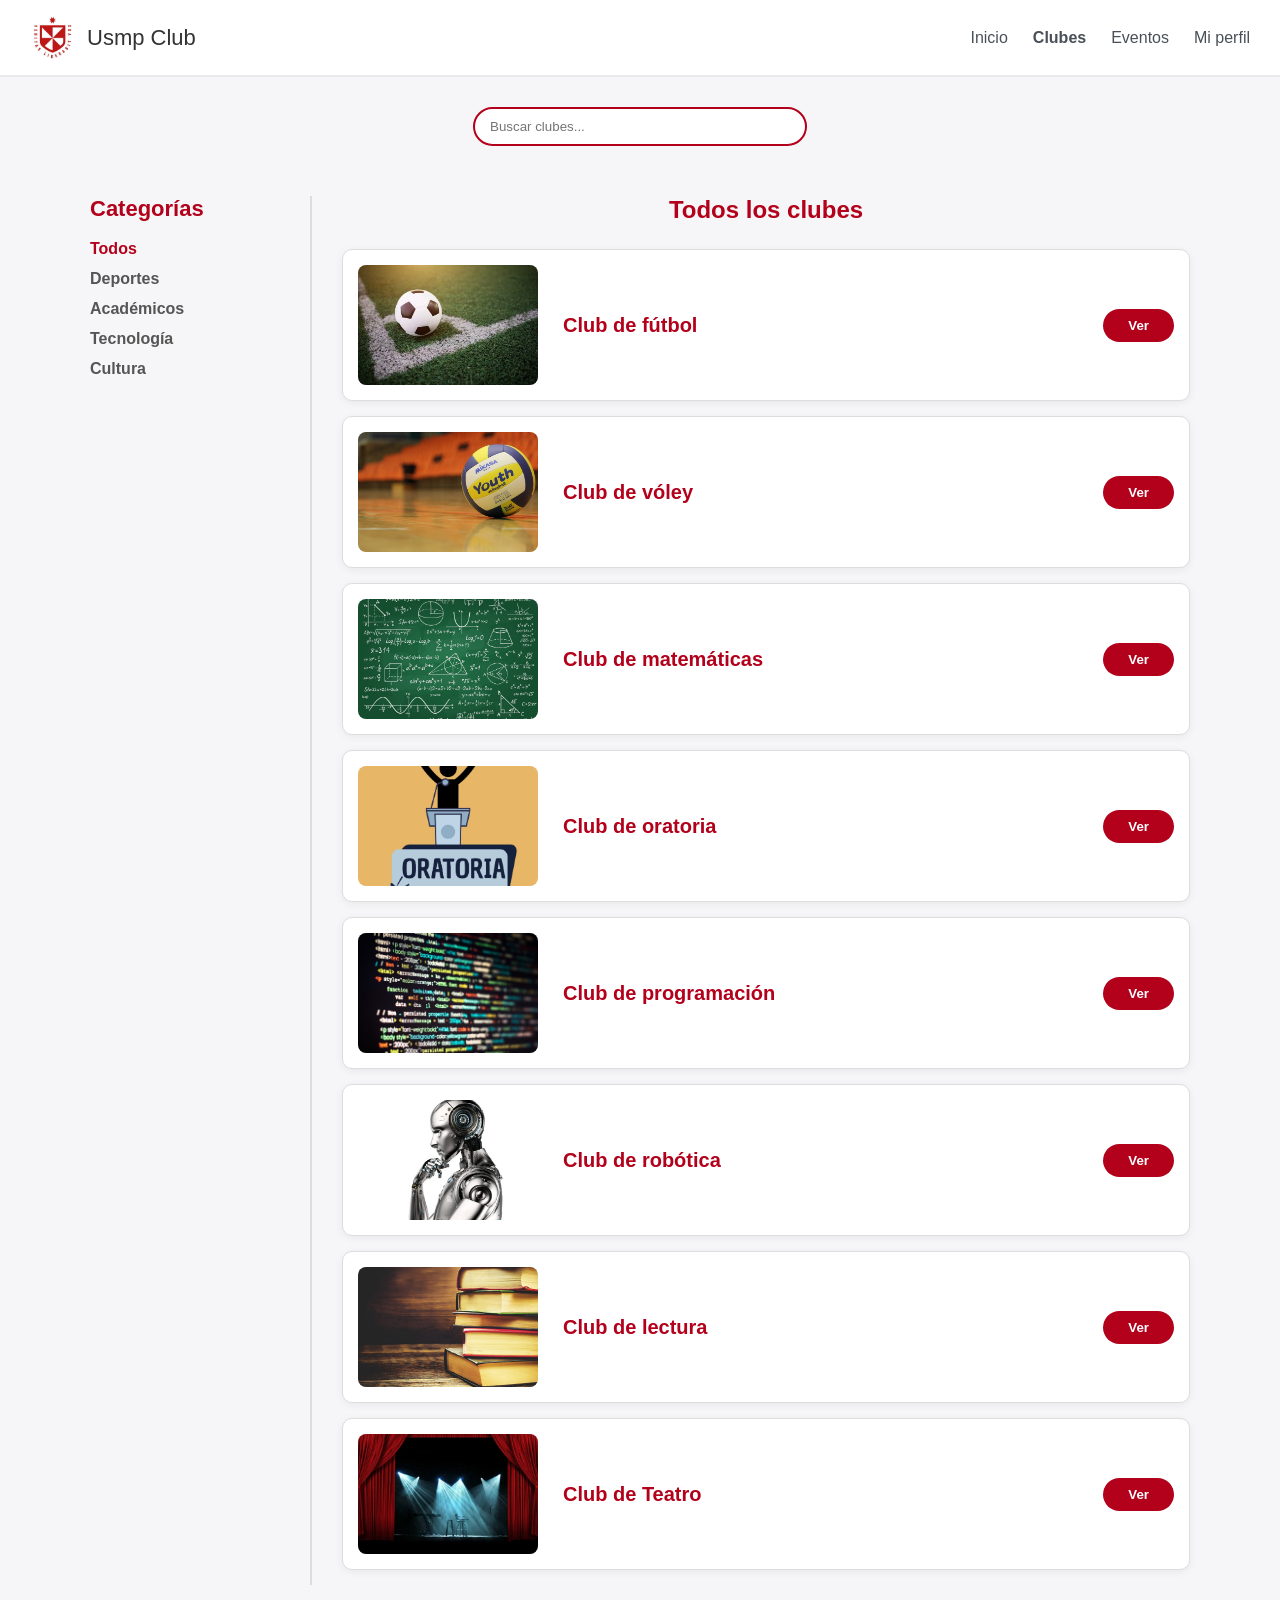
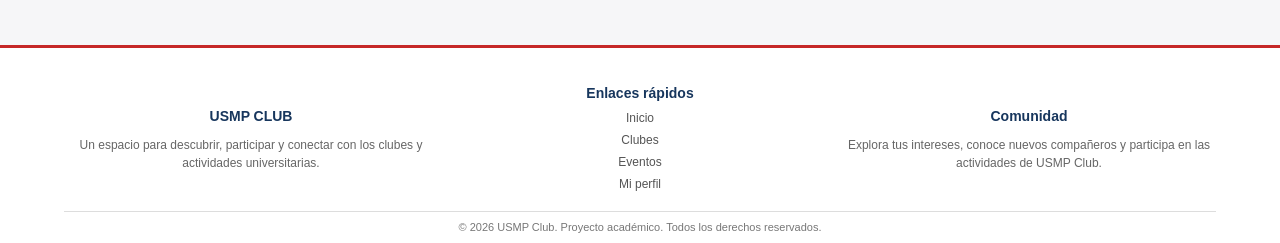
<file: clubes.html>
<!DOCTYPE html>
<html lang="es">
<head>
     <meta charset="UTF-8">
     <meta name="viewport" content="width=device-width, initial-scale=1.0">
     <title>USMP CLUB</title>
     <link rel="stylesheet" href="style.css">
</head>
 
<body>
  <header style="display: flex; justify-content: space-between; align-items: center; padding: 15px 30px; border-bottom: 2px solid #eaeaea; background-color: #ffffff;">
    
    <div style="display: flex; align-items: center; gap: 12px;">
        <img src="Imagenes/LOGOUSMOP.webp" alt="Logo USMP" style="width: 45px; height: 45px; object-fit: contain;">
        <span style="font-size: 22px; font-weight: 500; color: #333;">Usmp Club</span>
    </div>

    <nav>
        <ul class="nav justify-content-end" style="display: flex; list-style: none; margin: 0; padding: 0; gap: 25px;">
            <li class="nav-item">
                <a class="nav-link" href="index.html" style="color: #495057; text-decoration: none;">Inicio</a>
            </li>
            <li class="nav-item">
                <a class="nav-link active" href="clubes.html" style="color: #495057; text-decoration: none; font-weight: bold;">Clubes</a>
            </li>
            <li class="nav-item">
                <a class="nav-link" href="eventos.html" style="color: #495057; text-decoration: none;">Eventos</a>
            </li>
            <li class="nav-item">
                <a class="nav-link" href="miperfil1.html" style="color: #495057; text-decoration: none;">Mi perfil</a>
            </li>
        </ul>
    </nav>
  </header>

 <div class="Buscador">
    <input type="text" id="inputBuscador" placeholder="Buscar clubes..." oninput="filtrarCombinado()">
 </div>

 <div class="Contenedor-principal">

 <aside>
    <h2>Categorías</h2>
    <ul id="listaCategorias">
     <li><h3><a href="#" onclick="seleccionarCategoria('todos', event)" style="color: #b3001b;">Todos</a></h3></li>
     <li><h3><a href="#" onclick="seleccionarCategoria('Deportes', event)" style="color: #555;">Deportes</a></h3></li>
     <li><h3><a href="#" onclick="seleccionarCategoria('Academicos', event)" style="color: #555;">Académicos</a></h3></li>
     <li><h3><a href="#" onclick="seleccionarCategoria('Tecnologia', event)" style="color: #555;">Tecnología</a></h3></li>
     <li><h3><a href="#" onclick="seleccionarCategoria('Cultura', event)" style="color: #555;">Cultura</a></h3></li>
    </ul>
 </aside>

 <section>
    <h2>Todos los clubes</h2>

    <article class="tarjeta" data-categoria="Deportes">
        <img src="Imagenes/fut.jpg" alt="Club de fútbol">
        <h3>Club de fútbol</h3>
        <a href="futbol.html"><button>Ver</button></a>
    </article>

    <article class="tarjeta" data-categoria="Deportes">
        <img src="Imagenes\voley.jpg" alt="Club de vóley">
        <h3>Club de vóley</h3>
        <a href="voley.html"><button>Ver</button></a>
    </article>
    
    <article class="tarjeta" data-categoria="Academicos">
        <img src="Imagenes/Imagen matematica.jpg" alt="Club de matemáticas">
        <h3>Club de matemáticas</h3>
        <a href="matematica.html"><button>Ver</button></a>
    </article>
    
    <article class="tarjeta" data-categoria="Academicos">
        <img src="Imagenes\oratoria.webp" alt="Club de oratoria">
        <h3>Club de oratoria</h3>
        <a href="oratoria.html"><button>Ver</button></a>
    </article>
    
    <article class="tarjeta" data-categoria="Tecnologia">
        <img src="Imagenes/Imagen programacion.avif" alt="Club de programación">
        <h3>Club de programación</h3>
        <a href="programacion.html"><button>Ver</button></a>
    </article>

    <article class="tarjeta" data-categoria="Tecnologia">
        <img src="Imagenes\robotica.jpg" alt="Club de robótica">
        <h3>Club de robótica</h3>
        <a href="robotica.html"><button>Ver</button></a>
    </article>
    
    <article class="tarjeta" data-categoria="Cultura">
        <img src="Imagenes/Imagen lectura.jpg" alt="Club de lectura">
        <h3>Club de lectura</h3>
        <a href="lectura.html"><button>Ver</button></a>
    </article>
    
    <article class="tarjeta" data-categoria="Cultura"> 
        <img src="Imagenes\teatro.jpg" alt="Club de teatro">
        <h3>Club de Teatro</h3>
        <a href="teatro.html"><button>Ver</button></a>
    </article>
    
</section>

</div>
<script>

let categoriaActual = 'todos';

function normalizar(texto) {
    return texto.normalize("NFD").replace(/[\u0300-\u036f]/g, "").toLowerCase();
}

function seleccionarCategoria(categoria, event) {
    if (event) event.preventDefault();
    categoriaActual = categoria;

    const enlaces = document.querySelectorAll('#listaCategorias a');
    enlaces.forEach(link => link.style.color = '#555');
    if (event && event.target) {
        event.target.style.color = '#b3001b';
    }

    const tituloSeccion = document.querySelector('.Contenedor-principal section > h2');
    if (categoria === 'todos') {
        tituloSeccion.textContent = 'Todos los clubes';
    } else {
        let nombreCategoria = categoria;
        if (categoria === 'Academicos') nombreCategoria = 'Académicos';
        if (categoria === 'Tecnologia') nombreCategoria = 'Tecnología';
        tituloSeccion.textContent = 'Clubes de ' + nombreCategoria;
    }

    filtrarCombinado();
}

function filtrarCombinado() {
    const textoBuscador = normalizar(document.getElementById('inputBuscador').value.trim());
    const tarjetas = document.querySelectorAll('.tarjeta');

    tarjetas.forEach(tarjeta => {
        const catTarjeta = tarjeta.getAttribute('data-categoria');
        const nombreClub = normalizar(tarjeta.querySelector('h3').textContent);

        const coincideCategoria = (categoriaActual === 'todos' || catTarjeta === categoriaActual);
        
        const coincideTexto = nombreClub.includes(textoBuscador);

        if (coincideCategoria && coincideTexto) {
            tarjeta.style.display = 'flex';
        } else {
            tarjeta.style.display = 'none';
        }
    });
}
</script>
<footer class="pie-pagina">

    <div class="contenido-pie">

        <div class="seccion-pie">
            <h4>USMP CLUB</h4>
            <p>
                Un espacio para descubrir, participar
                y conectar con los clubes y actividades
                universitarias.
            </p>
        </div>

        <div class="seccion-pie">
            <h4>Enlaces rápidos</h4>
            <ul>
                <li><a href="index.html">Inicio</a></li>
                <li><a href="clubes.html">Clubes</a></li>
                <li><a href="eventos.html">Eventos</a></li>
                <li><a href="miperfil1.html">Mi perfil</a></li>
            </ul>
        </div>

        <div class="seccion-pie">
            <h4>Comunidad</h4>
            <p>
                Explora tus intereses, conoce nuevos
                compañeros y participa en las actividades
                de USMP Club.
            </p>
        </div>

    </div>

    <div class="derechos-pie">
        © 2026 USMP Club. Proyecto académico.
        Todos los derechos reservados.
    </div>

</footer>
</body>
</html>
</file>
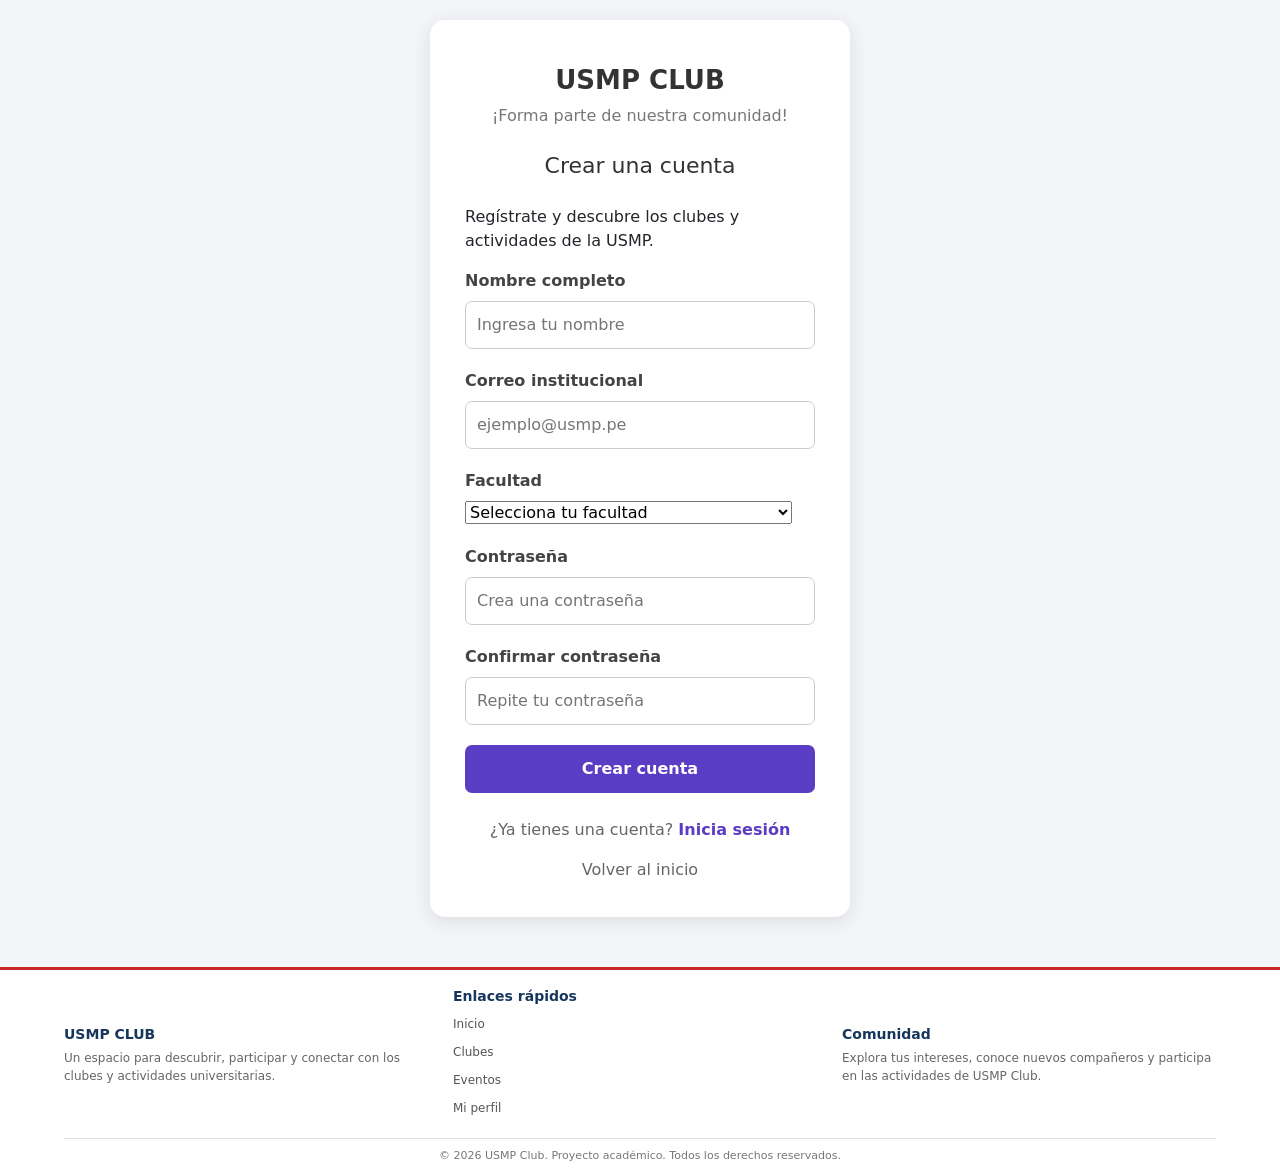
<file: crear-cuenta.html>
<!DOCTYPE html>
<html lang="es">
<head>
    <meta charset="UTF-8">
    <meta name="viewport" content="width=device-width, initial-scale=1.0">
    <title>USMP Club - Crear cuenta</title>

    <link rel="stylesheet" href="style.css">
    <link href="https://cdn.jsdelivr.net/npm/bootstrap@5.3.8/dist/css/bootstrap.min.css" rel="stylesheet">
</head>

<body class="pagina-login">

    <div class="contenedor-login">
        <div class="tarjeta-login">

            <div class="encabezado-login">
                <h2>USMP CLUB</h2>
                <p>¡Forma parte de nuestra comunidad!</p>
            </div>

            <h3 class="titulo-registro">Crear una cuenta</h3>
            <p class="descripcion-registro">
                Regístrate y descubre los clubes y actividades de la USMP.
            </p>

            <form id="formularioRegistro">

                <div class="campo-login">
                    <label for="nombreRegistro">Nombre completo</label>
                    <input type="text" id="nombreRegistro"
                           placeholder="Ingresa tu nombre" required>
                </div>

                <div class="campo-login">
                    <label for="correoRegistro">Correo institucional</label>
                    <input type="email" id="correoRegistro"
                           placeholder="ejemplo@usmp.pe" required>
                </div>

                <div class="campo-login">
                    <label for="facultadRegistro">Facultad</label>
                    <select id="facultadRegistro" required>
                        <option value="">Selecciona tu facultad</option>
                        <option>Ingenieria Industrial</option>
                        <option>Ingenieria Civil</option>
                        <option>Ingenieria de sistemas y computacion</option>
                        <option>Ingenieria Aeronautica</option>
                        <option>Arquitectura</option>
                        <option>Otra</option>
                    </select>
                </div>

                <div class="campo-login">
                    <label for="passwordRegistro">Contraseña</label>
                    <input type="password" id="passwordRegistro"
                           placeholder="Crea una contraseña" required minlength="6">
                </div>

                <div class="campo-login">
                    <label for="confirmarPassword">Confirmar contraseña</label>
                    <input type="password" id="confirmarPassword"
                           placeholder="Repite tu contraseña" required>
                </div>

                <button type="submit" class="boton-login">
                    Crear cuenta
                </button>

                <p id="mensajeRegistro" class="mensaje-registro"></p>

            </form>

            <p class="texto-registro">
                ¿Ya tienes una cuenta?
                <a href="iniciar-sesion.html">Inicia sesión</a>
            </p>

            <a href="index.html" class="enlace-inicio">
                Volver al inicio
            </a>

        </div>
    </div>

    <script>
        document.getElementById("formularioRegistro").addEventListener("submit", function(event) {
            event.preventDefault();

            const nombre = document.getElementById("nombreRegistro").value.trim();
            const correo = document.getElementById("correoRegistro").value.trim();
            const facultad = document.getElementById("facultadRegistro").value;
            const password = document.getElementById("passwordRegistro").value;
            const confirmar = document.getElementById("confirmarPassword").value;
            const mensaje = document.getElementById("mensajeRegistro");

            if (!correo.toLowerCase().endsWith("@usmp.pe")) {
                mensaje.textContent = "Debes utilizar un correo institucional @usmp.pe.";
                return;
            }

            if (password !== confirmar) {
                mensaje.textContent = "Las contraseñas no coinciden.";
                return;
            }

            if (localStorage.getItem("cuenta_correo")) {
                mensaje.textContent = "Ya existe una cuenta registrada en este navegador.";
                return;
            }

            localStorage.setItem("cuenta_nombre", nombre);
            localStorage.setItem("cuenta_correo", correo);
            localStorage.setItem("cuenta_facultad", facultad);
            localStorage.setItem("cuenta_password", password);

            mensaje.textContent = "¡Cuenta creada! Ahora puedes iniciar sesión.";

            document.getElementById("formularioRegistro").reset();
        });
    </script>

</body>
<footer class="pie-pagina">

    <div class="contenido-pie">

        <div class="seccion-pie">
            <h4>USMP CLUB</h4>
            <p>
                Un espacio para descubrir, participar
                y conectar con los clubes y actividades
                universitarias.
            </p>
        </div>

        <div class="seccion-pie">
            <h4>Enlaces rápidos</h4>
            <ul>
                <li><a href="index.html">Inicio</a></li>
                <li><a href="clubes.html">Clubes</a></li>
                <li><a href="eventos.html">Eventos</a></li>
                <li><a href="miperfil1.html">Mi perfil</a></li>
            </ul>
        </div>

        <div class="seccion-pie">
            <h4>Comunidad</h4>
            <p>
                Explora tus intereses, conoce nuevos
                compañeros y participa en las actividades
                de USMP Club.
            </p>
        </div>

    </div>

    <div class="derechos-pie">
        © 2026 USMP Club. Proyecto académico.
        Todos los derechos reservados.
    </div>

</footer>
</html>
</file>
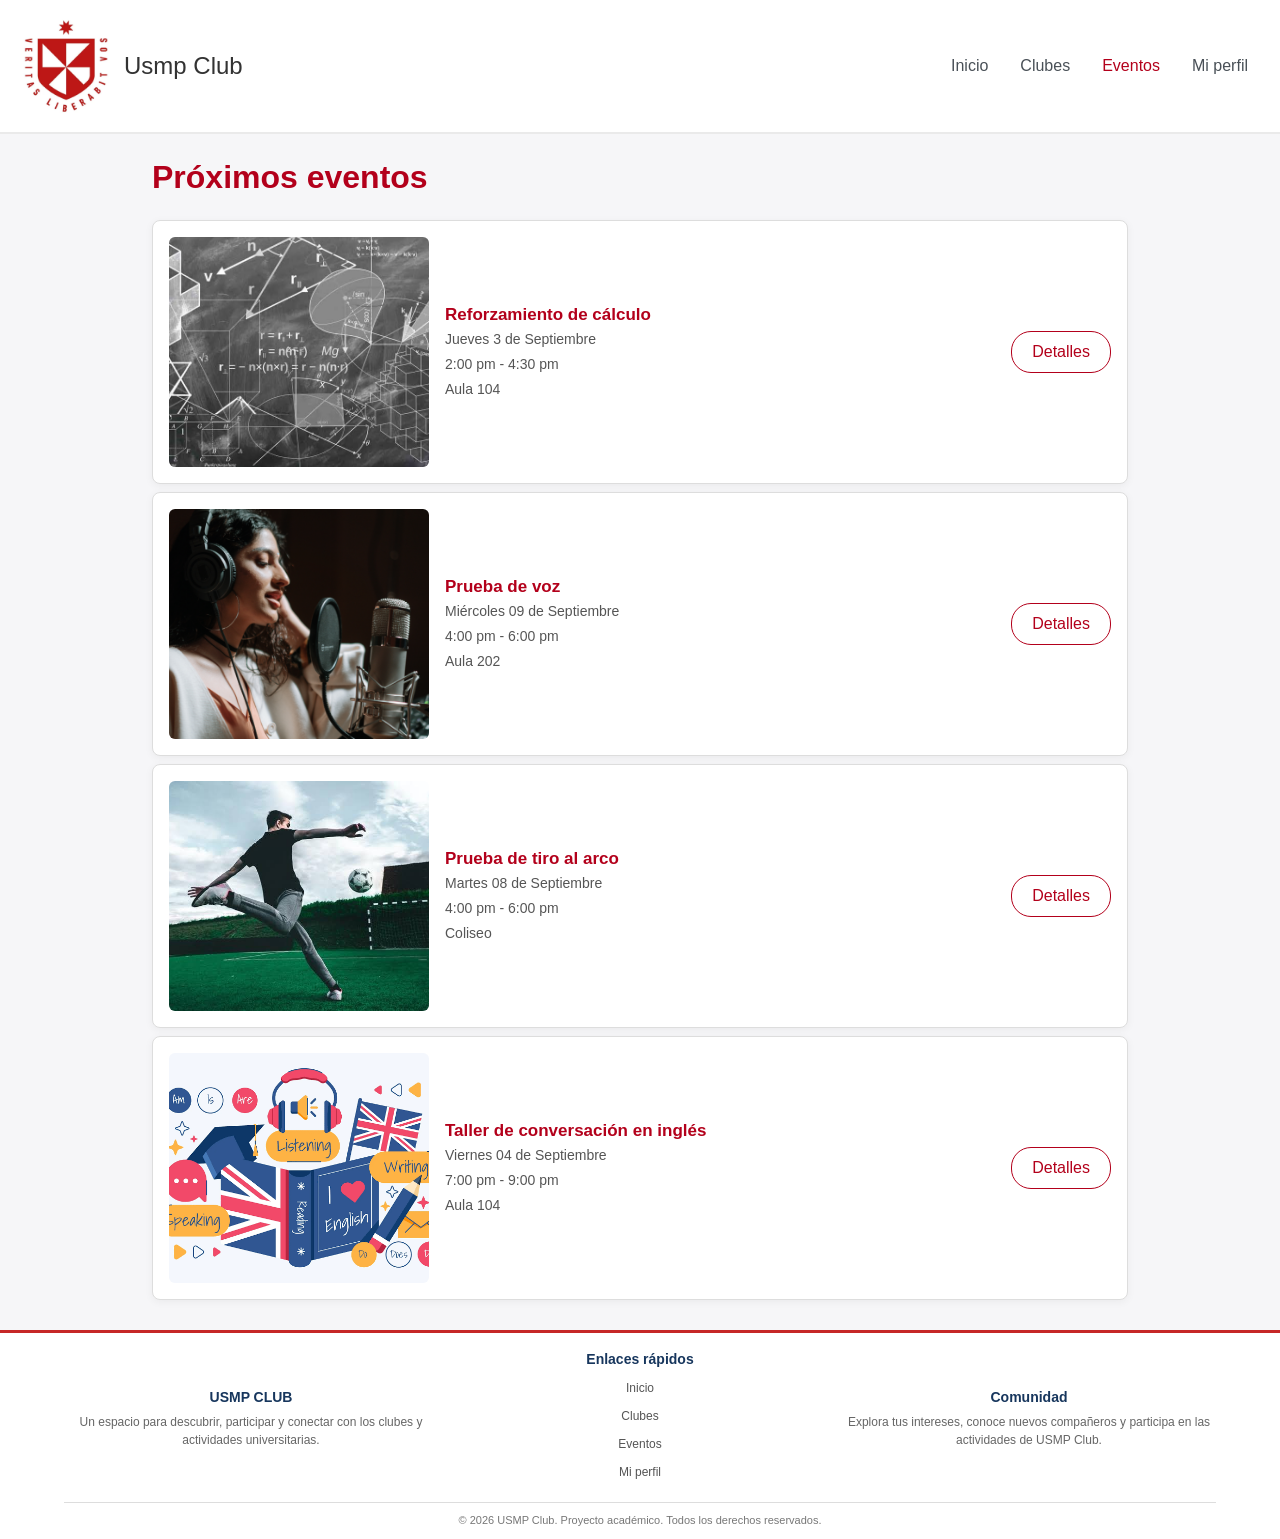
<file: eventos.html>
<!DOCTYPE html>
<html lang="es">
<head>
    <meta charset="UTF-8">
    <meta name="viewport" content="width=device-width, initial-scale=1.0">
    <title>Eventos</title>
    <link href="https://cdn.jsdelivr.net/npm/bootstrap@5.3.8/dist/css/bootstrap.min.css"
          rel="stylesheet"
          integrity="sha384-sRIl4kxILFvY47J16cr9ZwB07vP4J8+LH7qKQnuqkuIAvNWLzeN8tE5YBujZqJLB"
          crossorigin="anonymous">
    <link rel="stylesheet" href="style.css">
</head>

<body>

    <nav class="d-flex justify-content-between align-items-center p-3">

        <div class="d-flex align-items-center">
            <img src="Imagenes/LOGOUSMOP.webp" alt="Logo UniClub" width="100" class="me-2">
            <h4 class="mb-0">Usmp Club</h4>
        </div>

        <ul class="nav justify-content-end">

            <li class="nav-item">
                <a class="nav-link" href="index.html">Inicio</a>
            </li>

            <li class="nav-item">
                <a class="nav-link" href="clubes.html">Clubes</a>
            </li>

            <li class="nav-item">
                <a class="nav-link active" href="eventos.html">Eventos</a>
            </li>

            <li class="nav-item">
                <a class="nav-link" href="miperfil1.html">Mi perfil</a>
            </li>

        </ul>
    </nav>

    <main class="container mt-4">

        <h2 class="mb-4">Próximos eventos</h2>

        <div class="border p-3 mb-2 d-flex align-items-center">

            <img src="Imagenes/calculo.jpg"
                 alt="Reforzamiento de cálculo"
                 width="260"
                 height="230"
                 class="me-3 object-fit-cover">

            <div class="flex-grow-1">
                <h6 class="mb-1">Reforzamiento de cálculo</h6>
                <p class="mb-1 small">Jueves 3 de Septiembre</p>
                <p class="mb-1 small">2:00 pm - 4:30 pm</p>
                <p class="mb-0 small">Aula 104</p>
            </div>

            <a href="matematica.html" class="btn btn-outline-dark">Detalles</a>

        </div>

        <div class="border p-3 mb-2 d-flex align-items-center">

            <img src="Imagenes/voz.jpg" alt="Prueba de voz" width="260" height="230" class="me-3 object-fit-cover">

            <div class="flex-grow-1">
                <h6 class="mb-1">Prueba de voz</h6>
                <p class="mb-1 small">Miércoles 09 de Septiembre</p>
                <p class="mb-1 small">4:00 pm - 6:00 pm</p>
                <p class="mb-0 small">Aula 202</p>
            </div>

            <a href="teatro.html" class="btn btn-outline-dark">Detalles</a>

        </div>

        <div class="border p-3 mb-2 d-flex align-items-center">

            <img src="Imagenes/futboldisparo.jpg" alt="Casting" width="260" height="230" class="me-3 object-fit-cover">

            <div class="flex-grow-1">
                <h6 class="mb-1">Prueba de tiro al arco</h6>
                <p class="mb-1 small">Martes 08 de Septiembre</p>
                <p class="mb-1 small">4:00 pm - 6:00 pm</p>
                <p class="mb-0 small">Coliseo</p>
            </div>

            <a href="futbol.html" class="btn btn-outline-dark">Detalles</a>

        </div>

        <div class="border p-3 mb-2 d-flex align-items-center">

            <img src="Imagenes/ingles.jpg"
                 alt="Taller de conversación en inglés"
                 width="260"
                 height="230"
                 class="me-3 object-fit-cover">

            <div class="flex-grow-1">
                <h6 class="mb-1">Taller de conversación en inglés</h6>
                <p class="mb-1 small">Viernes 04 de Septiembre</p>
                <p class="mb-1 small">7:00 pm - 9:00 pm</p>
                <p class="mb-0 small">Aula 104</p>
            </div>

            <a href="lectura.html" class="btn btn-outline-dark">Detalles</a>

        </div>

    </main>

    <script src="https://cdn.jsdelivr.net/npm/bootstrap@5.3.8/dist/js/bootstrap.bundle.min.js"
            integrity="sha384-FKyoEForCGlyvwxHj09JcYn3nv7wiPVlz7YYwJrWVcXK/BmnVDxM+D2scQbITxI"
            crossorigin="anonymous"></script>
<footer class="pie-pagina">

    <div class="contenido-pie">

        <div class="seccion-pie">
            <h4>USMP CLUB</h4>
            <p>
                Un espacio para descubrir, participar
                y conectar con los clubes y actividades
                universitarias.
            </p>
        </div>

        <div class="seccion-pie">
            <h4>Enlaces rápidos</h4>
            <ul>
                <li><a href="index.html">Inicio</a></li>
                <li><a href="clubes.html">Clubes</a></li>
                <li><a href="eventos.html">Eventos</a></li>
                <li><a href="miperfil1.html">Mi perfil</a></li>
            </ul>
        </div>

        <div class="seccion-pie">
            <h4>Comunidad</h4>
            <p>
                Explora tus intereses, conoce nuevos
                compañeros y participa en las actividades
                de USMP Club.
            </p>
        </div>

    </div>

    <div class="derechos-pie">
        © 2026 USMP Club. Proyecto académico.
        Todos los derechos reservados.
    </div>

</footer>
</body>
</html>
</file>
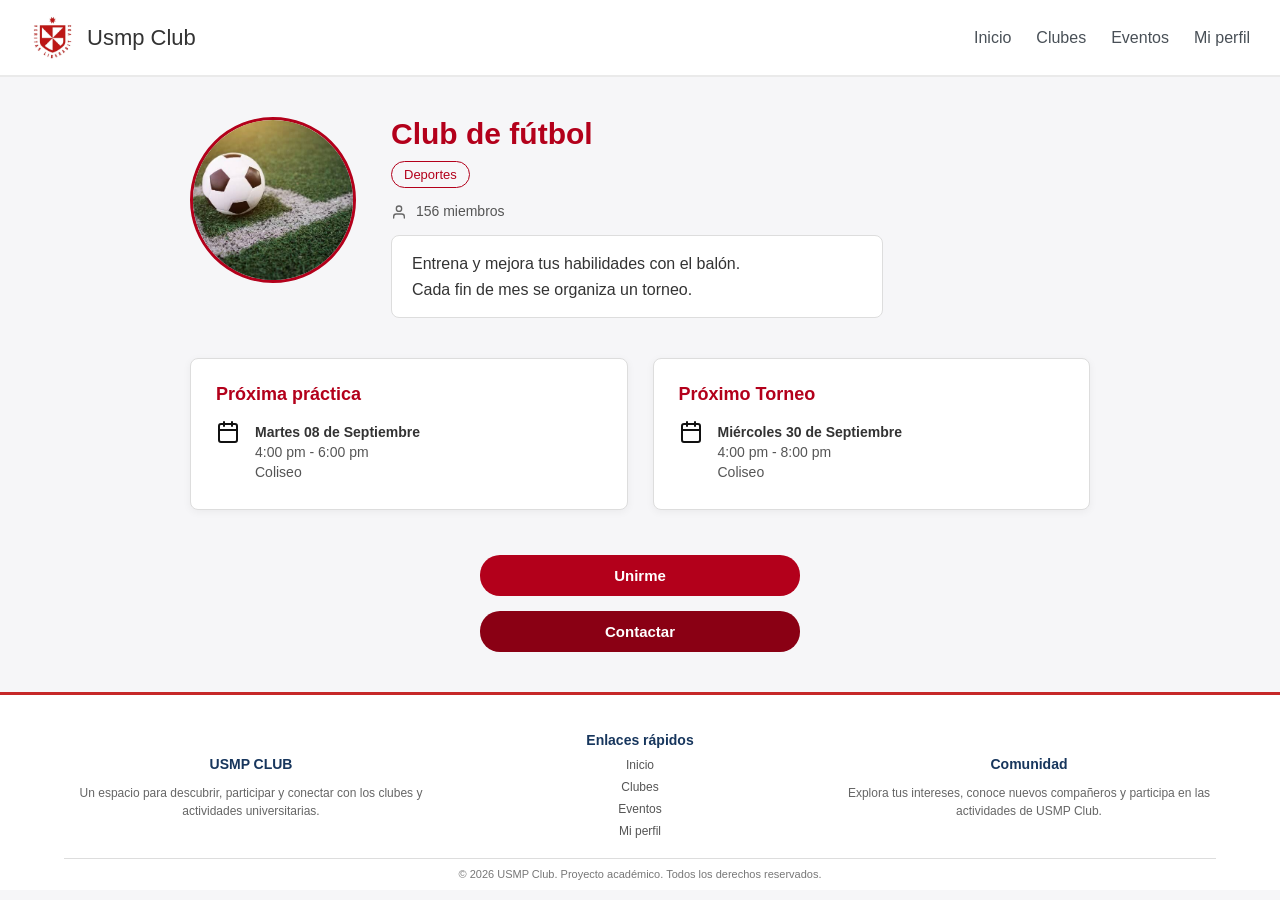
<file: futbol.html>
<!DOCTYPE html>
<html lang="es">
<head>
    <meta charset="UTF-8">
    <meta name="viewport" content="width=device-width, initial-scale=1.0">
    <title>USMP CLUB - Club de Fútbol</title>
    <link rel="stylesheet" href="style.css">
</head>
<body>

    <header style="display: flex; justify-content: space-between; align-items: center; padding: 15px 30px; border-bottom: 2px solid #eaeaea; background-color: white;">
        
        <div style="display: flex; align-items: center; gap: 12px;">
            <img src="Imagenes/LOGOUSMOP.webp" alt="Logo USMP" style="width: 45px; height: 45px; object-fit: contain;">
            <span style="font-size: 22px; font-weight: 500; color: #333;">Usmp Club</span>
        </div>

        <nav>
            <ul style="display: flex; list-style: none; margin: 0; padding: 0; gap: 25px;">
                <li><a href="index.html" style="color: #495057; text-decoration: none;">Inicio</a></li>
                <li><a href="clubes.html" style="color: #495057; text-decoration: none;">Clubes</a></li>
                <li><a href="eventos.html" style="color: #495057; text-decoration: none;">Eventos</a></li>
                <li><a href="miperfil1.html" style="color: #495057; text-decoration: none;">Mi perfil</a></li>
            </ul>
        </nav>

    </header>

    <main class="seccion-detalle-club">
        
        <div class="bloque-header-info">
            <div class="bloque-imagen-principal">
                <img src="Imagenes/fut.jpg" alt="Club de fútbol">
            </div>
            
            <div class="bloque-datos-principales">
                <h1 class="titulo-club-detalle">Club de fútbol</h1>
                <span class="badge-categoria">Deportes</span>
                
                <div class="club-miembros">
                    <svg xmlns="http://w3.org" width="16" height="16" viewBox="0 0 24 24" fill="none" stroke="#666" stroke-width="2" stroke-linecap="round" stroke-linejoin="round" style="vertical-align: middle; margin-right: 5px;">
                        <path d="M20 21v-2a4 4 0 0 0-4-4H8a4 4 0 0 0-4 4v2"></path>
                        <circle cx="12" cy="7" r="4"></circle>
                    </svg>
                    156 miembros
                </div>
                <div class="caja-descripcion-borde">
                <p class="club-descripcion">
                    Entrena y mejora tus habilidades con el balón.<br>
                    Cada fin de mes se organiza un torneo.
                </p>
                </div>
            </div>
        </div>

        <div class="bloque-eventos-contenedor">
            
            <div class="caja-evento-individual">
                <h3 class="subtitulo-evento">Próxima práctica</h3>
                <div class="evento-info-flex">
                    <svg xmlns="http://w3.org" width="24" height="24" viewBox="0 0 24 24" fill="none" stroke="#111" stroke-width="2" stroke-linecap="round" stroke-linejoin="round" style="min-width: 24px;">
                        <rect x="3" y="4" width="18" height="18" rx="2" ry="2"></rect>
                        <line x1="16" y1="2" x2="16" y2="6"></line>
                        <line x1="8" y1="2" x2="8" y2="6"></line>
                        <line x1="3" y1="10" x2="21" y2="10"></line>
                    </svg>
                    <div>
                        <p class="evento-fecha">Martes 08 de Septiembre</p>
                        <p class="evento-hora">4:00 pm - 6:00 pm</p>
                        <p class="evento-lugar">Coliseo</p>
                    </div>
                </div>
            </div>

            <div class="caja-evento-individual">
                <h3 class="subtitulo-evento">Próximo Torneo</h3>
                <div class="evento-info-flex">
                    <svg xmlns="http://w3.org" width="24" height="24" viewBox="0 0 24 24" fill="none" stroke="#111" stroke-width="2" stroke-linecap="round" stroke-linejoin="round" style="min-width: 24px;">
                        <rect x="3" y="4" width="18" height="18" rx="2" ry="2"></rect>
                        <line x1="16" y1="2" x2="16" y2="6"></line>
                        <line x1="8" y1="2" x2="8" y2="6"></line>
                        <line x1="3" y1="10" x2="21" y2="10"></line>
                    </svg>
                    <div>
                        <p class="evento-fecha">Miércoles 30 de Septiembre</p>
                        <p class="evento-hora">4:00 pm - 8:00 pm</p>
                        <p class="evento-lugar">Coliseo</p>
                    </div>
                </div>
            </div>

        </div>
        
        <div class="bloque-botones-acciones">
            <button class="btn-unirme">Unirme</button>
            <button class="btn-contactar">Contactar</button>
        </div>

    </main>
    <script>
 document.addEventListener("DOMContentLoaded", function() {
    const claveClub = "futbol"; 
    const btnUnirme = document.querySelector('.btn-unirme');

    if (!btnUnirme) return;

    
    actualizarEstadoBoton(btnUnirme, localStorage.getItem('unido_' + claveClub) === 'true');

    btnUnirme.addEventListener('click', function() {
        const estaUnido = localStorage.getItem('unido_' + claveClub) === 'true';

        if (!estaUnido) {
            localStorage.setItem('unido_' + claveClub, 'true');
            actualizarEstadoBoton(btnUnirme, true);
            alert('¡Te has unido al club con éxito!');
        } else { 
            localStorage.removeItem('unido_' + claveClub);
            actualizarEstadoBoton(btnUnirme, false);
            alert('Has salido del club.');
        }
    });
});

function actualizarEstadoBoton(boton, unido) {
    if (unido) {
        boton.textContent = '✓ Ya estás unido (Salir)';
        boton.style.backgroundColor = '#28a745';
        boton.style.color = 'white';
        boton.style.borderColor = '#28a745';
    } else {
        boton.textContent = 'Unirme';
        boton.style.backgroundColor = '#b3001b';
        boton.style.color = 'white';
        boton.style.borderColor = '#b3001b';
    }
}
</script>
<footer class="pie-pagina">

    <div class="contenido-pie">

        <div class="seccion-pie">
            <h4>USMP CLUB</h4>
            <p>
                Un espacio para descubrir, participar
                y conectar con los clubes y actividades
                universitarias.
            </p>
        </div>

        <div class="seccion-pie">
            <h4>Enlaces rápidos</h4>
            <ul>
                <li><a href="index.html">Inicio</a></li>
                <li><a href="clubes.html">Clubes</a></li>
                <li><a href="eventos.html">Eventos</a></li>
                <li><a href="miperfil1.html">Mi perfil</a></li>
            </ul>
        </div>

        <div class="seccion-pie">
            <h4>Comunidad</h4>
            <p>
                Explora tus intereses, conoce nuevos
                compañeros y participa en las actividades
                de USMP Club.
            </p>
        </div>

    </div>

    <div class="derechos-pie">
        © 2026 USMP Club. Proyecto académico.
        Todos los derechos reservados.
    </div>

</footer>
</body>
</html>
</file>
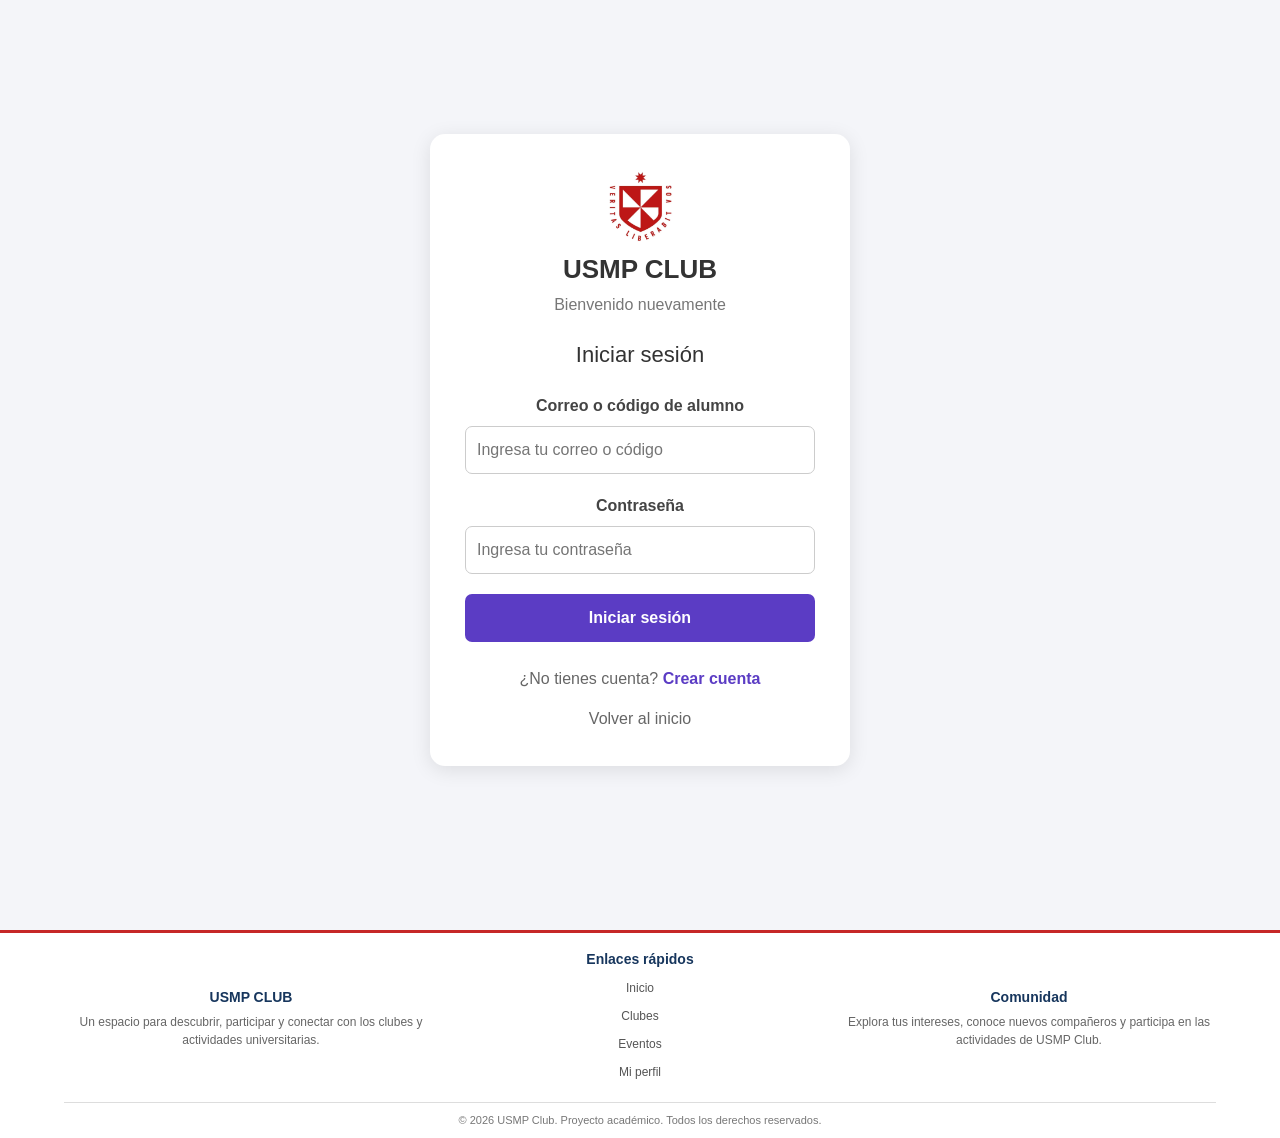
<file: iniciar-sesion.html>
<!DOCTYPE html>
<html lang="es">
<head>
    <meta charset="UTF-8">
    <meta name="viewport" content="width=device-width, initial-scale=1.0">
    <title>Iniciar sesión - USMP Club</title>

    <link href="https://cdn.jsdelivr.net/npm/bootstrap@5.3.8/dist/css/bootstrap.min.css" rel="stylesheet">
    <link rel="stylesheet" href="style.css">
</head>

<body class="pagina-login">

    <div class="contenedor-login">

        <div class="tarjeta-login">

            <div class="encabezado-login">
                <img src="Imagenes/LOGOUSMOP.webp" alt="Logo USMP">
                <h2>USMP CLUB</h2>
                <p>Bienvenido nuevamente</p>
            </div>

            <h3>Iniciar sesión</h3>

            <form id="formLogin">

                <div class="campo-login">
                    <label for="correoLogin">Correo o código de alumno</label>
                    <input
                        type="text"
                        id="correoLogin"
                        placeholder="Ingresa tu correo o código"
                        required>
                </div>

                <div class="campo-login">
                    <label for="passwordLogin">Contraseña</label>
                    <input
                        type="password"
                        id="passwordLogin"
                        placeholder="Ingresa tu contraseña"
                        required>
                </div>

                <button type="submit" class="boton-login">
                    Iniciar sesión
                </button>

            </form>

            <p class="texto-registro">
                ¿No tienes cuenta?
                <a href="crear-cuenta.html">Crear cuenta</a>
            </p>

            <a href="index.html" class="enlace-inicio">
                Volver al inicio
            </a>

        </div>

    </div>

    <script>
    document.getElementById("formLogin").addEventListener("submit", function(e) {

        e.preventDefault();

        const correo = document.getElementById("correoLogin").value.trim();
        const password = document.getElementById("passwordLogin").value;

      
        if (
            correo === "duliartel@usmp.pe" &&
            password === "denzel123"
        ) {

            localStorage.setItem("sesion_activa", "true");
            localStorage.setItem("usuario_correo", correo);

            alert("¡Bienvenido nuevamente a USMP Club!");

            window.location.href = "miperfil1.html";

        } else {

            alert("Correo o contraseña incorrectos.");

        }

    });
    </script>
    <footer class="pie-pagina">

    <div class="contenido-pie">

        <div class="seccion-pie">
            <h4>USMP CLUB</h4>
            <p>
                Un espacio para descubrir, participar
                y conectar con los clubes y actividades
                universitarias.
            </p>
        </div>

        <div class="seccion-pie">
            <h4>Enlaces rápidos</h4>
            <ul>
                <li><a href="index.html">Inicio</a></li>
                <li><a href="clubes.html">Clubes</a></li>
                <li><a href="eventos.html">Eventos</a></li>
                <li><a href="miperfil1.html">Mi perfil</a></li>
            </ul>
        </div>

        <div class="seccion-pie">
            <h4>Comunidad</h4>
            <p>
                Explora tus intereses, conoce nuevos
                compañeros y participa en las actividades
                de USMP Club.
            </p>
        </div>

    </div>

    <div class="derechos-pie">
        © 2026 USMP Club. Proyecto académico.
        Todos los derechos reservados.
    </div>

</footer>

</body>
</html>
</file>
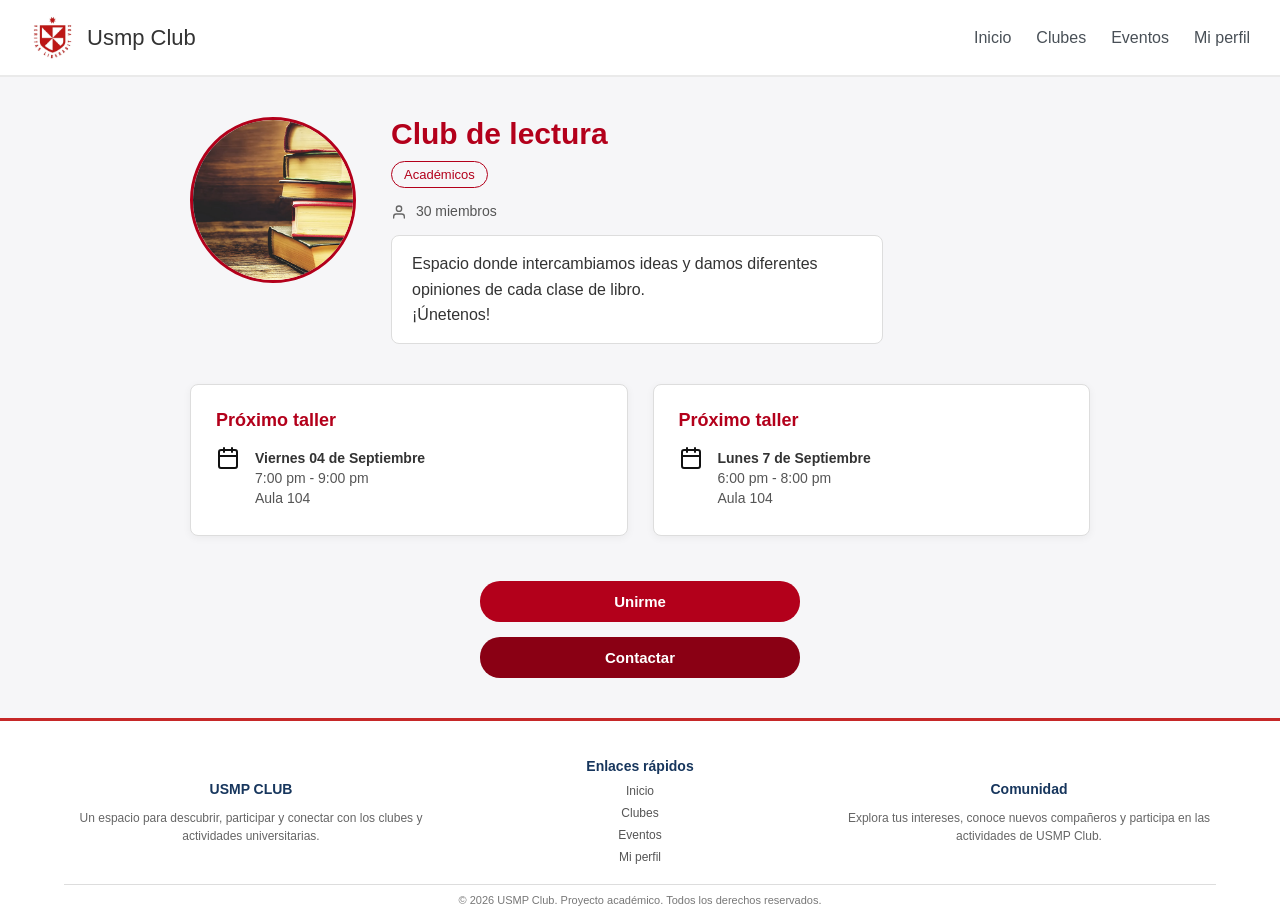
<file: lectura.html>
<!DOCTYPE html>
<html lang="es">
<head>
    <meta charset="UTF-8">
    <meta name="viewport" content="width=device-width, initial-scale=1.0">
    <title>USMP CLUB - Club de Lectura</title>
    <link rel="stylesheet" href="style.css">
</head>
<body>

    <header style="display: flex; justify-content: space-between; align-items: center; padding: 15px 30px; border-bottom: 2px solid #eaeaea; background-color: white;">
        
        <div style="display: flex; align-items: center; gap: 12px;">
            <img src="Imagenes/LOGOUSMOP.webp" alt="Logo USMP" style="width: 45px; height: 45px; object-fit: contain;">
            <span style="font-size: 22px; font-weight: 500; color: #333;">Usmp Club</span>
        </div>

        <nav>
            <ul style="display: flex; list-style: none; margin: 0; padding: 0; gap: 25px;">
                <li><a href="index.html" style="color: #495057; text-decoration: none;">Inicio</a></li>
                <li><a href="clubes.html" style="color: #495057; text-decoration: none;">Clubes</a></li>
                <li><a href="eventos.html" style="color: #495057; text-decoration: none;">Eventos</a></li>
                <li><a href="miperfil1.html" style="color: #495057; text-decoration: none;">Mi perfil</a></li>
            </ul>
        </nav>

    </header>

    <main class="seccion-detalle-club">
        
        <div class="bloque-header-info">
            <div class="bloque-imagen-principal">
                <img src="Imagenes/Imagen lectura.jpg" alt="Club de lectura">
            </div>
            
            <div class="bloque-datos-principales">
                <h1 class="titulo-club-detalle">Club de lectura</h1>
                <span class="badge-categoria">Académicos</span>
                
                <div class="club-miembros">
                    <svg xmlns="http://w3.org" width="16" height="16" viewBox="0 0 24 24" fill="none" stroke="#666" stroke-width="2" stroke-linecap="round" stroke-linejoin="round" style="vertical-align: middle; margin-right: 5px;">
                        <path d="M20 21v-2a4 4 0 0 0-4-4H8a4 4 0 0 0-4 4v2"></path>
                        <circle cx="12" cy="7" r="4"></circle>
                    </svg>
                    30 miembros
                </div>
                <div class="caja-descripcion-borde">
                <p class="club-descripcion">
                    Espacio donde intercambiamos ideas y damos diferentes opiniones de cada clase de libro. <br>
                    ¡Únetenos!
                </p>
                </div>
            </div>
        </div>

        <div class="bloque-eventos-contenedor">
            
            <div class="caja-evento-individual">
                <h3 class="subtitulo-evento">Próximo taller</h3>
                <div class="evento-info-flex">
                    <svg xmlns="http://w3.org" width="24" height="24" viewBox="0 0 24 24" fill="none" stroke="#111" stroke-width="2" stroke-linecap="round" stroke-linejoin="round" style="min-width: 24px;">
                        <rect x="3" y="4" width="18" height="18" rx="2" ry="2"></rect>
                        <line x1="16" y1="2" x2="16" y2="6"></line>
                        <line x1="8" y1="2" x2="8" y2="6"></line>
                        <line x1="3" y1="10" x2="21" y2="10"></line>
                    </svg>
                    <div>
                        <p class="evento-fecha">Viernes 04 de Septiembre</p>
                        <p class="evento-hora">7:00 pm - 9:00 pm</p>
                        <p class="evento-lugar">Aula 104</p>
                    </div>
                </div>
            </div>

            <div class="caja-evento-individual">
                <h3 class="subtitulo-evento">Próximo taller</h3>
                <div class="evento-info-flex">
                    <svg xmlns="http://w3.org" width="24" height="24" viewBox="0 0 24 24" fill="none" stroke="#111" stroke-width="2" stroke-linecap="round" stroke-linejoin="round" style="min-width: 24px;">
                        <rect x="3" y="4" width="18" height="18" rx="2" ry="2"></rect>
                        <line x1="16" y1="2" x2="16" y2="6"></line>
                        <line x1="8" y1="2" x2="8" y2="6"></line>
                        <line x1="3" y1="10" x2="21" y2="10"></line>
                    </svg>
                    <div>
                        <p class="evento-fecha">Lunes 7 de Septiembre</p>
                        <p class="evento-hora">6:00 pm - 8:00 pm</p>
                        <p class="evento-lugar">Aula 104</p>
                    </div>
                </div>
            </div>

        </div>
        
        <div class="bloque-botones-acciones">
            <button class="btn-unirme">Unirme</button>
            <button class="btn-contactar">Contactar</button>
        </div>

    </main>
<script>
 document.addEventListener("DOMContentLoaded", function() {
    const claveClub = "lectura"; 
    const btnUnirme = document.querySelector('.btn-unirme');

    if (!btnUnirme) return;

    
    actualizarEstadoBoton(btnUnirme, localStorage.getItem('unido_' + claveClub) === 'true');

    btnUnirme.addEventListener('click', function() {
        const estaUnido = localStorage.getItem('unido_' + claveClub) === 'true';

        if (!estaUnido) {
            localStorage.setItem('unido_' + claveClub, 'true');
            actualizarEstadoBoton(btnUnirme, true);
            alert('¡Te has unido al club con éxito!');
        } else { 
            localStorage.removeItem('unido_' + claveClub);
            actualizarEstadoBoton(btnUnirme, false);
            alert('Has salido del club.');
        }
    });
});

function actualizarEstadoBoton(boton, unido) {
    if (unido) {
        boton.textContent = '✓ Ya estás unido (Salir)';
        boton.style.backgroundColor = '#28a745';
        boton.style.color = 'white';
        boton.style.borderColor = '#28a745';
    } else {
        boton.textContent = 'Unirme';
        boton.style.backgroundColor = '#b3001b';
        boton.style.color = 'white';
        boton.style.borderColor = '#b3001b';
    }
}
</script>
</body>
<footer class="pie-pagina">

    <div class="contenido-pie">

        <div class="seccion-pie">
            <h4>USMP CLUB</h4>
            <p>
                Un espacio para descubrir, participar
                y conectar con los clubes y actividades
                universitarias.
            </p>
        </div>

        <div class="seccion-pie">
            <h4>Enlaces rápidos</h4>
            <ul>
                <li><a href="index.html">Inicio</a></li>
                <li><a href="clubes.html">Clubes</a></li>
                <li><a href="eventos.html">Eventos</a></li>
                <li><a href="miperfil1.html">Mi perfil</a></li>
            </ul>
        </div>

        <div class="seccion-pie">
            <h4>Comunidad</h4>
            <p>
                Explora tus intereses, conoce nuevos
                compañeros y participa en las actividades
                de USMP Club.
            </p>
        </div>

    </div>

    <div class="derechos-pie">
        © 2026 USMP Club. Proyecto académico.
        Todos los derechos reservados.
    </div>

</footer>
</html>
</file>
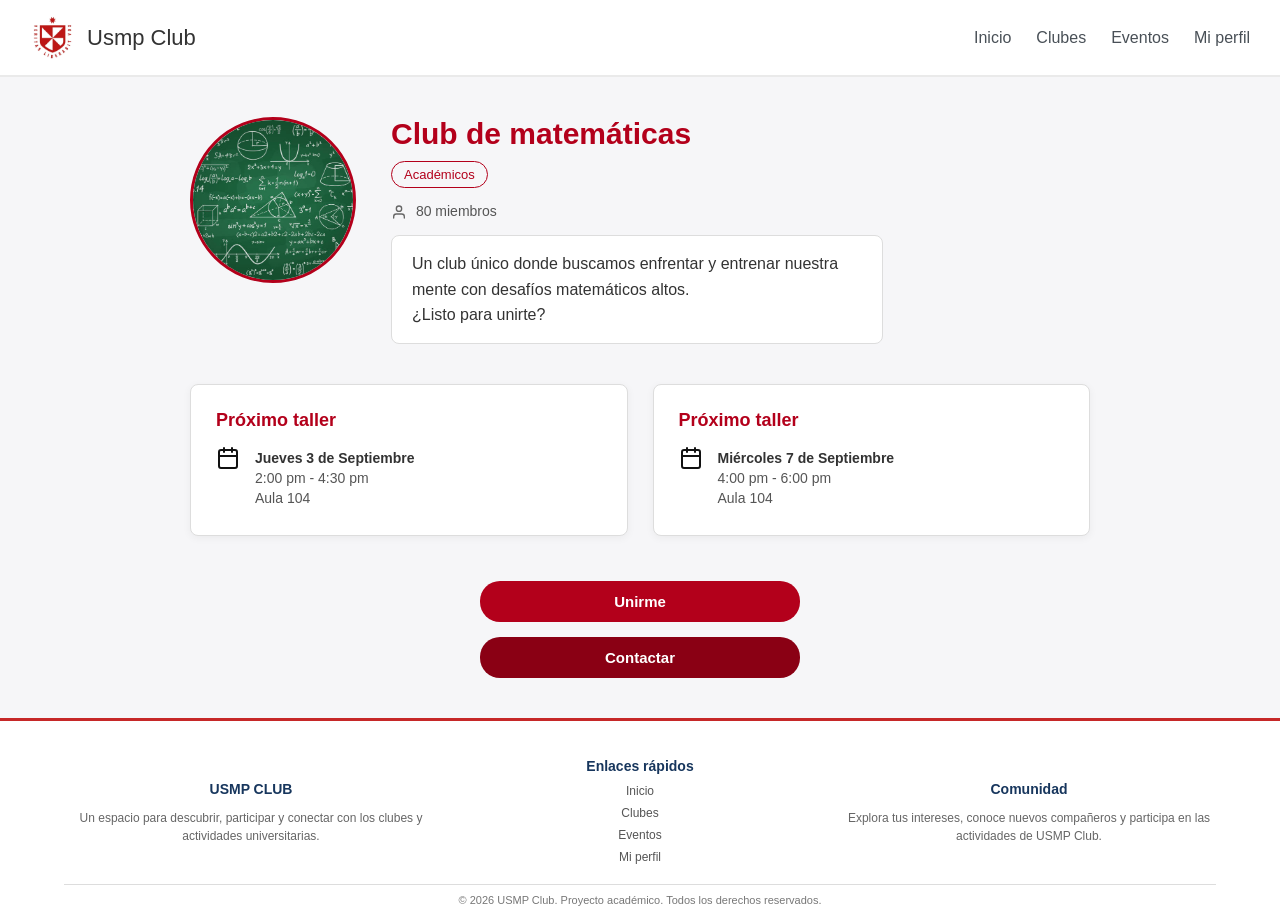
<file: matematica.html>
<!DOCTYPE html>
<html lang="es">
<head>
    <meta charset="UTF-8">
    <meta name="viewport" content="width=device-width, initial-scale=1.0">
    <title>USMP CLUB - Club de Matemáticas</title>
    <link rel="stylesheet" href="style.css">
</head>
<body>

    <header style="display: flex; justify-content: space-between; align-items: center; padding: 15px 30px; border-bottom: 2px solid #eaeaea; background-color: white;">
        
        <div style="display: flex; align-items: center; gap: 12px;">
            <img src="Imagenes/LOGOUSMOP.webp" alt="Logo USMP" style="width: 45px; height: 45px; object-fit: contain;">
            <span style="font-size: 22px; font-weight: 500; color: #333;">Usmp Club</span>
        </div>

        <nav>
            <ul style="display: flex; list-style: none; margin: 0; padding: 0; gap: 25px;">
                <li><a href="index.html" style="color: #495057; text-decoration: none;">Inicio</a></li>
                <li><a href="clubes.html" style="color: #495057; text-decoration: none;">Clubes</a></li>
                <li><a href="eventos.html" style="color: #495057; text-decoration: none;">Eventos</a></li>
                <li><a href="miperfil1.html" style="color: #495057; text-decoration: none;">Mi perfil</a></li>
            </ul>
        </nav>

    </header>

    <main class="seccion-detalle-club">
        
        <div class="bloque-header-info">
            <div class="bloque-imagen-principal">
                <img src="Imagenes/Imagen matematica.jpg" alt="Club de matemáticas">
            </div>
            
            <div class="bloque-datos-principales">
                <h1 class="titulo-club-detalle">Club de matemáticas</h1>
                <span class="badge-categoria">Académicos</span>
                
                <div class="club-miembros">
                    <svg xmlns="http://w3.org" width="16" height="16" viewBox="0 0 24 24" fill="none" stroke="#666" stroke-width="2" stroke-linecap="round" stroke-linejoin="round" style="vertical-align: middle; margin-right: 5px;">
                        <path d="M20 21v-2a4 4 0 0 0-4-4H8a4 4 0 0 0-4 4v2"></path>
                        <circle cx="12" cy="7" r="4"></circle>
                    </svg>
                    80 miembros
                </div>
                <div class="caja-descripcion-borde">
                <p class="club-descripcion">
                    Un club único donde buscamos enfrentar y entrenar nuestra mente con desafíos matemáticos altos.<br>
                    ¿Listo para unirte?
                </p>
                </div>
            </div>
        </div>

        <div class="bloque-eventos-contenedor">
            
            <div class="caja-evento-individual">
                <h3 class="subtitulo-evento">Próximo taller</h3>
                <div class="evento-info-flex">
                    <svg xmlns="http://w3.org" width="24" height="24" viewBox="0 0 24 24" fill="none" stroke="#111" stroke-width="2" stroke-linecap="round" stroke-linejoin="round" style="min-width: 24px;">
                        <rect x="3" y="4" width="18" height="18" rx="2" ry="2"></rect>
                        <line x1="16" y1="2" x2="16" y2="6"></line>
                        <line x1="8" y1="2" x2="8" y2="6"></line>
                        <line x1="3" y1="10" x2="21" y2="10"></line>
                    </svg>
                    <div>
                        <p class="evento-fecha">Jueves 3 de Septiembre</p>
                        <p class="evento-hora">2:00 pm - 4:30 pm</p>
                        <p class="evento-lugar">Aula 104</p>
                    </div>
                </div>
            </div>

            <div class="caja-evento-individual">
                <h3 class="subtitulo-evento">Próximo taller</h3>
                <div class="evento-info-flex">
                    <svg xmlns="http://w3.org" width="24" height="24" viewBox="0 0 24 24" fill="none" stroke="#111" stroke-width="2" stroke-linecap="round" stroke-linejoin="round" style="min-width: 24px;">
                        <rect x="3" y="4" width="18" height="18" rx="2" ry="2"></rect>
                        <line x1="16" y1="2" x2="16" y2="6"></line>
                        <line x1="8" y1="2" x2="8" y2="6"></line>
                        <line x1="3" y1="10" x2="21" y2="10"></line>
                    </svg>
                    <div>
                        <p class="evento-fecha">Miércoles 7 de Septiembre</p>
                        <p class="evento-hora">4:00 pm - 6:00 pm</p>
                        <p class="evento-lugar">Aula 104</p>
                    </div>
                </div>
            </div>

        </div>
        
        <div class="bloque-botones-acciones">
            <button class="btn-unirme">Unirme</button>
            <button class="btn-contactar">Contactar</button>
        </div>

    </main>
<script>
 document.addEventListener("DOMContentLoaded", function() {
    const claveClub = "matematica"; 
    const btnUnirme = document.querySelector('.btn-unirme');

    if (!btnUnirme) return;

    
    actualizarEstadoBoton(btnUnirme, localStorage.getItem('unido_' + claveClub) === 'true');

    btnUnirme.addEventListener('click', function() {
        const estaUnido = localStorage.getItem('unido_' + claveClub) === 'true';

        if (!estaUnido) {
            localStorage.setItem('unido_' + claveClub, 'true');
            actualizarEstadoBoton(btnUnirme, true);
            alert('¡Te has unido al club con éxito!');
        } else { 
            localStorage.removeItem('unido_' + claveClub);
            actualizarEstadoBoton(btnUnirme, false);
            alert('Has salido del club.');
        }
    });
});

function actualizarEstadoBoton(boton, unido) {
    if (unido) {
        boton.textContent = '✓ Ya estás unido (Salir)';
        boton.style.backgroundColor = '#28a745';
        boton.style.color = 'white';
        boton.style.borderColor = '#28a745';
    } else {
        boton.textContent = 'Unirme';
        boton.style.backgroundColor = '#b3001b';
        boton.style.color = 'white';
        boton.style.borderColor = '#b3001b';
    }
}
</script>
<footer class="pie-pagina">

    <div class="contenido-pie">

        <div class="seccion-pie">
            <h4>USMP CLUB</h4>
            <p>
                Un espacio para descubrir, participar
                y conectar con los clubes y actividades
                universitarias.
            </p>
        </div>

        <div class="seccion-pie">
            <h4>Enlaces rápidos</h4>
            <ul>
                <li><a href="index.html">Inicio</a></li>
                <li><a href="clubes.html">Clubes</a></li>
                <li><a href="eventos.html">Eventos</a></li>
                <li><a href="miperfil1.html">Mi perfil</a></li>
            </ul>
        </div>

        <div class="seccion-pie">
            <h4>Comunidad</h4>
            <p>
                Explora tus intereses, conoce nuevos
                compañeros y participa en las actividades
                de USMP Club.
            </p>
        </div>

    </div>

    <div class="derechos-pie">
        © 2026 USMP Club. Proyecto académico.
        Todos los derechos reservados.
    </div>

</footer>
</body>

</html>
</file>
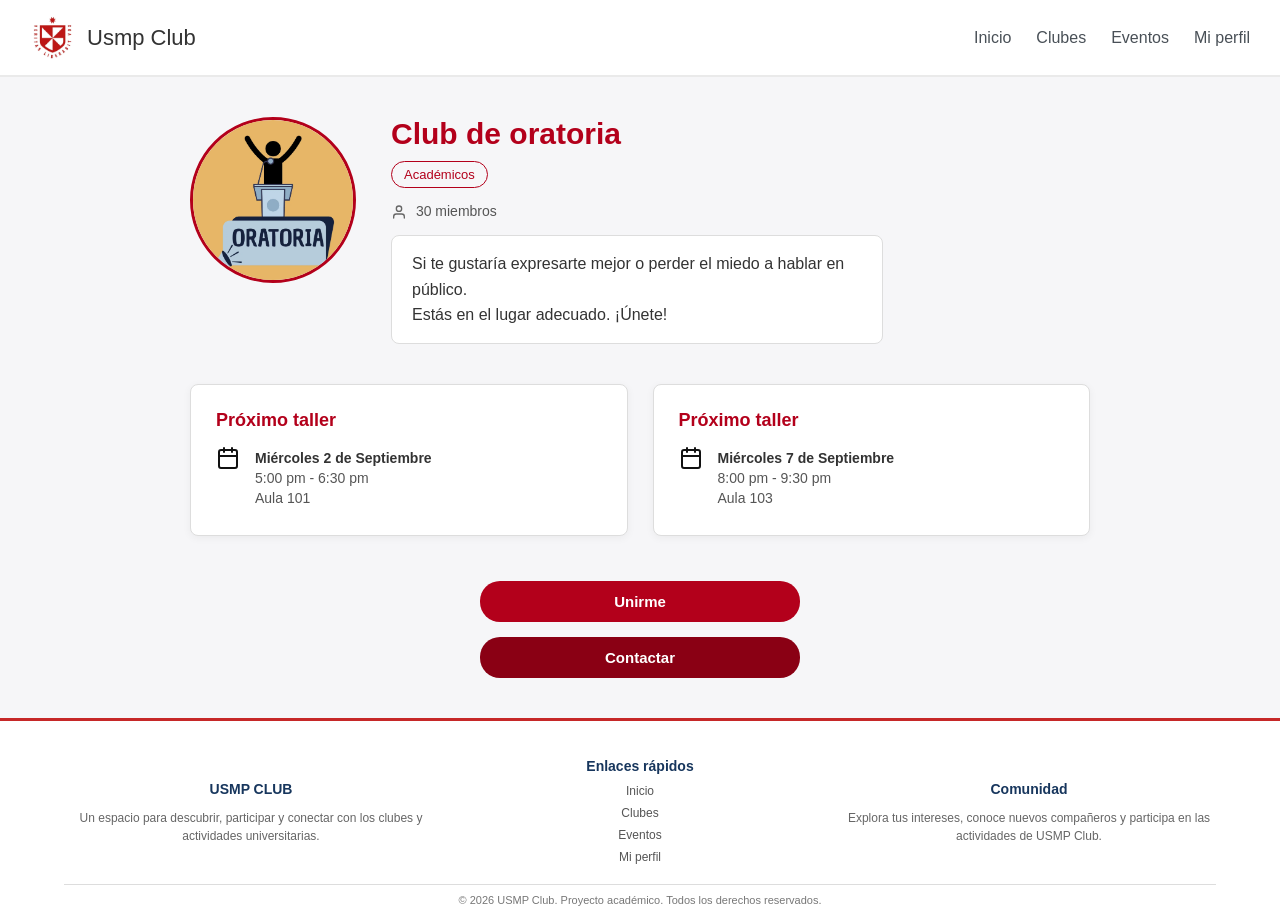
<file: oratoria.html>
<!DOCTYPE html>
<html lang="es">
<head>
    <meta charset="UTF-8">
    <meta name="viewport" content="width=device-width, initial-scale=1.0">
    <title>USMP CLUB - Club de Oratoria</title>
    <link rel="stylesheet" href="style.css">
</head>
<body>

    <header style="display: flex; justify-content: space-between; align-items: center; padding: 15px 30px; border-bottom: 2px solid #eaeaea; background-color: white;">
        
        <div style="display: flex; align-items: center; gap: 12px;">
            <img src="Imagenes/LOGOUSMOP.webp" alt="Logo USMP" style="width: 45px; height: 45px; object-fit: contain;">
            <span style="font-size: 22px; font-weight: 500; color: #333;">Usmp Club</span>
        </div>

        <nav>
            <ul style="display: flex; list-style: none; margin: 0; padding: 0; gap: 25px;">
                <li><a href="index.html" style="color: #495057; text-decoration: none;">Inicio</a></li>
                <li><a href="clubes.html" style="color: #495057; text-decoration: none;">Clubes</a></li>
                <li><a href="eventos.html" style="color: #495057; text-decoration: none;">Eventos</a></li>
                <li><a href="miperfil1.html" style="color: #495057; text-decoration: none;">Mi perfil</a></li>
            </ul>
        </nav>

    </header>

    <main class="seccion-detalle-club">
        
        <div class="bloque-header-info">
            <div class="bloque-imagen-principal">
                <img src="Imagenes/oratoria.webp" alt="Club de oratoria">
            </div>
            
            <div class="bloque-datos-principales">
                <h1 class="titulo-club-detalle">Club de oratoria</h1>
                <span class="badge-categoria">Académicos</span>
                
                <div class="club-miembros">
                    <svg xmlns="http://w3.org" width="16" height="16" viewBox="0 0 24 24" fill="none" stroke="#666" stroke-width="2" stroke-linecap="round" stroke-linejoin="round" style="vertical-align: middle; margin-right: 5px;">
                        <path d="M20 21v-2a4 4 0 0 0-4-4H8a4 4 0 0 0-4 4v2"></path>
                        <circle cx="12" cy="7" r="4"></circle>
                    </svg>
                    30 miembros
                </div>
                <div class="caja-descripcion-borde">
                <p class="club-descripcion">
                    Si te gustaría expresarte mejor o perder el miedo a hablar en público. <br>
                    Estás en el lugar adecuado. ¡Únete!
                </p>
                </div>
            </div>
        </div>

        <div class="bloque-eventos-contenedor">
            
            <div class="caja-evento-individual">
                <h3 class="subtitulo-evento">Próximo taller</h3>
                <div class="evento-info-flex">
                    <svg xmlns="http://w3.org" width="24" height="24" viewBox="0 0 24 24" fill="none" stroke="#111" stroke-width="2" stroke-linecap="round" stroke-linejoin="round" style="min-width: 24px;">
                        <rect x="3" y="4" width="18" height="18" rx="2" ry="2"></rect>
                        <line x1="16" y1="2" x2="16" y2="6"></line>
                        <line x1="8" y1="2" x2="8" y2="6"></line>
                        <line x1="3" y1="10" x2="21" y2="10"></line>
                    </svg>
                    <div>
                        <p class="evento-fecha">Miércoles 2 de Septiembre</p>
                        <p class="evento-hora">5:00 pm - 6:30 pm</p>
                        <p class="evento-lugar">Aula 101</p>
                    </div>
                </div>
            </div>

            <div class="caja-evento-individual">
                <h3 class="subtitulo-evento">Próximo taller</h3>
                <div class="evento-info-flex">
                    <svg xmlns="http://w3.org" width="24" height="24" viewBox="0 0 24 24" fill="none" stroke="#111" stroke-width="2" stroke-linecap="round" stroke-linejoin="round" style="min-width: 24px;">
                        <rect x="3" y="4" width="18" height="18" rx="2" ry="2"></rect>
                        <line x1="16" y1="2" x2="16" y2="6"></line>
                        <line x1="8" y1="2" x2="8" y2="6"></line>
                        <line x1="3" y1="10" x2="21" y2="10"></line>
                    </svg>
                    <div>
                        <p class="evento-fecha">Miércoles 7 de Septiembre</p>
                        <p class="evento-hora">8:00 pm - 9:30 pm</p>
                        <p class="evento-lugar">Aula 103</p>
                    </div>
                </div>
            </div>

        </div>
        
        <div class="bloque-botones-acciones">
            <button class="btn-unirme">Unirme</button>
            <button class="btn-contactar">Contactar</button>
        </div>

    </main>
<script>
 document.addEventListener("DOMContentLoaded", function() {
    const claveClub = "oratoria"; 
    const btnUnirme = document.querySelector('.btn-unirme');

    if (!btnUnirme) return;

    
    actualizarEstadoBoton(btnUnirme, localStorage.getItem('unido_' + claveClub) === 'true');

    btnUnirme.addEventListener('click', function() {
        const estaUnido = localStorage.getItem('unido_' + claveClub) === 'true';

        if (!estaUnido) {
            localStorage.setItem('unido_' + claveClub, 'true');
            actualizarEstadoBoton(btnUnirme, true);
            alert('¡Te has unido al club con éxito!');
        } else { 
            localStorage.removeItem('unido_' + claveClub);
            actualizarEstadoBoton(btnUnirme, false);
            alert('Has salido del club.');
        }
    });
});

function actualizarEstadoBoton(boton, unido) {
    if (unido) {
        boton.textContent = '✓ Ya estás unido (Salir)';
        boton.style.backgroundColor = '#28a745';
        boton.style.color = 'white';
        boton.style.borderColor = '#28a745';
    } else {
        boton.textContent = 'Unirme';
        boton.style.backgroundColor = '#b3001b';
        boton.style.color = 'white';
        boton.style.borderColor = '#b3001b';
    }
}
</script>
<footer class="pie-pagina">

    <div class="contenido-pie">

        <div class="seccion-pie">
            <h4>USMP CLUB</h4>
            <p>
                Un espacio para descubrir, participar
                y conectar con los clubes y actividades
                universitarias.
            </p>
        </div>

        <div class="seccion-pie">
            <h4>Enlaces rápidos</h4>
            <ul>
                <li><a href="index.html">Inicio</a></li>
                <li><a href="clubes.html">Clubes</a></li>
                <li><a href="eventos.html">Eventos</a></li>
                <li><a href="miperfil1.html">Mi perfil</a></li>
            </ul>
        </div>

        <div class="seccion-pie">
            <h4>Comunidad</h4>
            <p>
                Explora tus intereses, conoce nuevos
                compañeros y participa en las actividades
                de USMP Club.
            </p>
        </div>

    </div>

    <div class="derechos-pie">
        © 2026 USMP Club. Proyecto académico.
        Todos los derechos reservados.
    </div>

</footer>
</body>
</html>
</file>
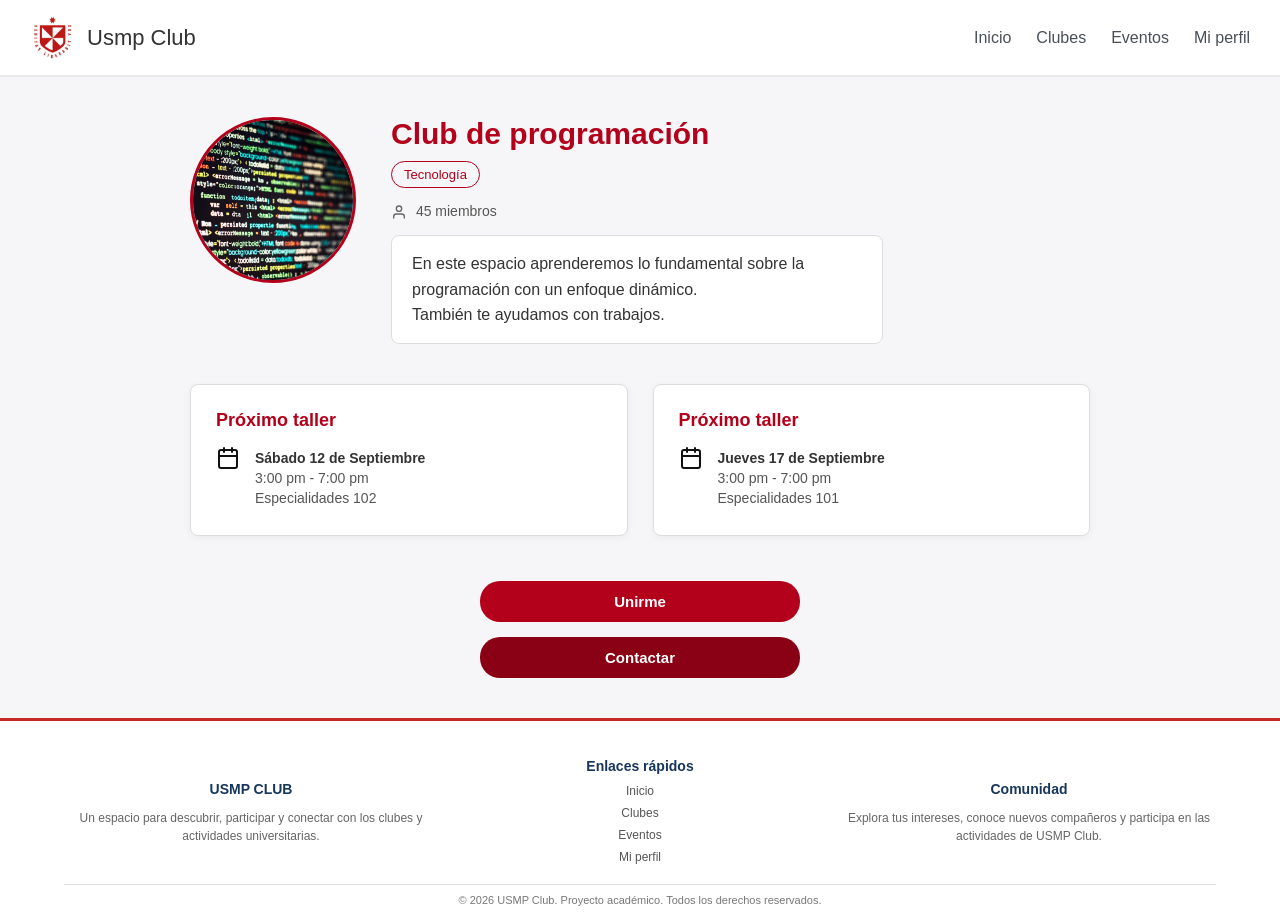
<file: programacion.html>
<!DOCTYPE html>
<html lang="es">
<head>
    <meta charset="UTF-8">
    <meta name="viewport" content="width=device-width, initial-scale=1.0">
    <title>USMP CLUB - Club de Programación</title>
    <link rel="stylesheet" href="style.css">
</head>
<body>

    <header style="display: flex; justify-content: space-between; align-items: center; padding: 15px 30px; border-bottom: 2px solid #eaeaea; background-color: white;">
        
        <div style="display: flex; align-items: center; gap: 12px;">
            <img src="Imagenes/LOGOUSMOP.webp" alt="Logo USMP" style="width: 45px; height: 45px; object-fit: contain;">
            <span style="font-size: 22px; font-weight: 500; color: #333;">Usmp Club</span>
        </div>

        <nav>
            <ul style="display: flex; list-style: none; margin: 0; padding: 0; gap: 25px;">
                <li><a href="index.html" style="color: #495057; text-decoration: none;">Inicio</a></li>
                <li><a href="clubes.html" style="color: #495057; text-decoration: none;">Clubes</a></li>
                <li><a href="eventos.html" style="color: #495057; text-decoration: none;">Eventos</a></li>
                <li><a href="miperfil1.html" style="color: #495057; text-decoration: none;">Mi perfil</a></li>
            </ul>
        </nav>

    </header>

    <main class="seccion-detalle-club">
        
        <div class="bloque-header-info">
            <div class="bloque-imagen-principal">
                <img src="Imagenes/Imagen programacion.avif" alt="Club de programación">
            </div>
            
            <div class="bloque-datos-principales">
                <h1 class="titulo-club-detalle">Club de programación</h1>
                <span class="badge-categoria">Tecnología</span>
                
                <div class="club-miembros">
                    <svg xmlns="http://w3.org" width="16" height="16" viewBox="0 0 24 24" fill="none" stroke="#666" stroke-width="2" stroke-linecap="round" stroke-linejoin="round" style="vertical-align: middle; margin-right: 5px;">
                        <path d="M20 21v-2a4 4 0 0 0-4-4H8a4 4 0 0 0-4 4v2"></path>
                        <circle cx="12" cy="7" r="4"></circle>
                    </svg>
                    45 miembros
                </div>
                <div class="caja-descripcion-borde">
                <p class="club-descripcion">
                    En este espacio aprenderemos lo fundamental sobre la programación con un enfoque dinámico.<br>
                    También te ayudamos con trabajos.
                </p>
                </div>
            </div>
        </div>

        <div class="bloque-eventos-contenedor">
            
            <div class="caja-evento-individual">
                <h3 class="subtitulo-evento">Próximo taller</h3>
                <div class="evento-info-flex">
                    <svg xmlns="http://w3.org" width="24" height="24" viewBox="0 0 24 24" fill="none" stroke="#111" stroke-width="2" stroke-linecap="round" stroke-linejoin="round" style="min-width: 24px;">
                        <rect x="3" y="4" width="18" height="18" rx="2" ry="2"></rect>
                        <line x1="16" y1="2" x2="16" y2="6"></line>
                        <line x1="8" y1="2" x2="8" y2="6"></line>
                        <line x1="3" y1="10" x2="21" y2="10"></line>
                    </svg>
                    <div>
                        <p class="evento-fecha">Sábado 12 de Septiembre</p>
                        <p class="evento-hora">3:00 pm - 7:00 pm</p>
                        <p class="evento-lugar">Especialidades 102</p>
                    </div>
                </div>
            </div>

            <div class="caja-evento-individual">
                <h3 class="subtitulo-evento">Próximo taller</h3>
                <div class="evento-info-flex">
                    <svg xmlns="http://w3.org" width="24" height="24" viewBox="0 0 24 24" fill="none" stroke="#111" stroke-width="2" stroke-linecap="round" stroke-linejoin="round" style="min-width: 24px;">
                        <rect x="3" y="4" width="18" height="18" rx="2" ry="2"></rect>
                        <line x1="16" y1="2" x2="16" y2="6"></line>
                        <line x1="8" y1="2" x2="8" y2="6"></line>
                        <line x1="3" y1="10" x2="21" y2="10"></line>
                    </svg>
                    <div>
                        <p class="evento-fecha">Jueves 17 de Septiembre</p>
                        <p class="evento-hora">3:00 pm - 7:00 pm</p>
                        <p class="evento-lugar">Especialidades 101</p>
                    </div>
                </div>
            </div>

        </div>
        
        <div class="bloque-botones-acciones">
            <button class="btn-unirme">Unirme</button>
            <button class="btn-contactar">Contactar</button>
        </div>

    </main>
<script>
 document.addEventListener("DOMContentLoaded", function() {
    const claveClub = "programacion"; 
    const btnUnirme = document.querySelector('.btn-unirme');

    if (!btnUnirme) return;

    
    actualizarEstadoBoton(btnUnirme, localStorage.getItem('unido_' + claveClub) === 'true');

    btnUnirme.addEventListener('click', function() {
        const estaUnido = localStorage.getItem('unido_' + claveClub) === 'true';

        if (!estaUnido) {
            localStorage.setItem('unido_' + claveClub, 'true');
            actualizarEstadoBoton(btnUnirme, true);
            alert('¡Te has unido al club con éxito!');
        } else { 
            localStorage.removeItem('unido_' + claveClub);
            actualizarEstadoBoton(btnUnirme, false);
            alert('Has salido del club.');
        }
    });
});

function actualizarEstadoBoton(boton, unido) {
    if (unido) {
        boton.textContent = '✓ Ya estás unido (Salir)';
        boton.style.backgroundColor = '#28a745';
        boton.style.color = 'white';
        boton.style.borderColor = '#28a745';
    } else {
        boton.textContent = 'Unirme';
        boton.style.backgroundColor = '#b3001b';
        boton.style.color = 'white';
        boton.style.borderColor = '#b3001b';
    }
}
</script>
<footer class="pie-pagina">

    <div class="contenido-pie">

        <div class="seccion-pie">
            <h4>USMP CLUB</h4>
            <p>
                Un espacio para descubrir, participar
                y conectar con los clubes y actividades
                universitarias.
            </p>
        </div>

        <div class="seccion-pie">
            <h4>Enlaces rápidos</h4>
            <ul>
                <li><a href="index.html">Inicio</a></li>
                <li><a href="clubes.html">Clubes</a></li>
                <li><a href="eventos.html">Eventos</a></li>
                <li><a href="miperfil1.html">Mi perfil</a></li>
            </ul>
        </div>

        <div class="seccion-pie">
            <h4>Comunidad</h4>
            <p>
                Explora tus intereses, conoce nuevos
                compañeros y participa en las actividades
                de USMP Club.
            </p>
        </div>

    </div>

    <div class="derechos-pie">
        © 2026 USMP Club. Proyecto académico.
        Todos los derechos reservados.
    </div>

</footer>
</body>
</html>
</file>
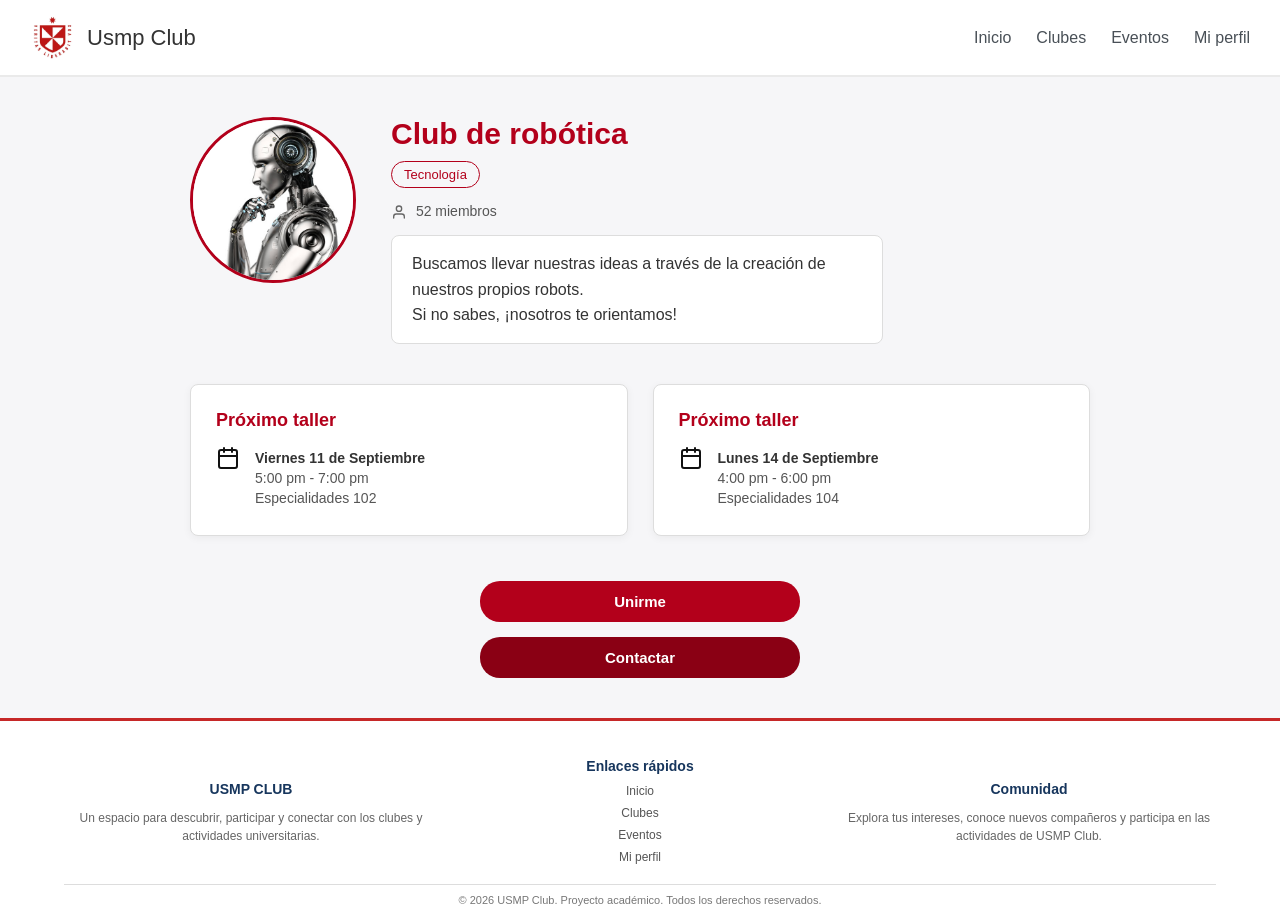
<file: robotica.html>
<!DOCTYPE html>
<html lang="es">
<head>
    <meta charset="UTF-8">
    <meta name="viewport" content="width=device-width, initial-scale=1.0">
    <title>USMP CLUB - Club de Robótica</title>
    <link rel="stylesheet" href="style.css">
</head>
<body>

    <header style="display: flex; justify-content: space-between; align-items: center; padding: 15px 30px; border-bottom: 2px solid #eaeaea; background-color: white;">
        
        <div style="display: flex; align-items: center; gap: 12px;">
            <img src="Imagenes/LOGOUSMOP.webp" alt="Logo USMP" style="width: 45px; height: 45px; object-fit: contain;">
            <span style="font-size: 22px; font-weight: 500; color: #333;">Usmp Club</span>
        </div>

        <nav>
            <ul style="display: flex; list-style: none; margin: 0; padding: 0; gap: 25px;">
                <li><a href="index.html" style="color: #495057; text-decoration: none;">Inicio</a></li>
                <li><a href="clubes.html" style="color: #495057; text-decoration: none;">Clubes</a></li>
                <li><a href="eventos.html" style="color: #495057; text-decoration: none;">Eventos</a></li>
                <li><a href="miperfil1.html" style="color: #495057; text-decoration: none;">Mi perfil</a></li>
            </ul>
        </nav>

    </header>

    <main class="seccion-detalle-club">
        
        <div class="bloque-header-info">
            <div class="bloque-imagen-principal">
                <img src="Imagenes\robotica.jpg" alt="Club de robótica">
            </div>
            
            <div class="bloque-datos-principales">
                <h1 class="titulo-club-detalle">Club de robótica</h1>
                <span class="badge-categoria">Tecnología</span>
                
                <div class="club-miembros">
                    <svg xmlns="http://w3.org" width="16" height="16" viewBox="0 0 24 24" fill="none" stroke="#666" stroke-width="2" stroke-linecap="round" stroke-linejoin="round" style="vertical-align: middle; margin-right: 5px;">
                        <path d="M20 21v-2a4 4 0 0 0-4-4H8a4 4 0 0 0-4 4v2"></path>
                        <circle cx="12" cy="7" r="4"></circle>
                    </svg>
                    52 miembros
                </div>
                <div class="caja-descripcion-borde">
                <p class="club-descripcion">
                    Buscamos llevar nuestras ideas a través de la creación de nuestros propios robots.<br>
                    Si no sabes, ¡nosotros te orientamos!
                </p>
                </div>
            </div>
        </div>

        <div class="bloque-eventos-contenedor">
            
            <div class="caja-evento-individual">
                <h3 class="subtitulo-evento">Próximo taller</h3>
                <div class="evento-info-flex">
                    <svg xmlns="http://w3.org" width="24" height="24" viewBox="0 0 24 24" fill="none" stroke="#111" stroke-width="2" stroke-linecap="round" stroke-linejoin="round" style="min-width: 24px;">
                        <rect x="3" y="4" width="18" height="18" rx="2" ry="2"></rect>
                        <line x1="16" y1="2" x2="16" y2="6"></line>
                        <line x1="8" y1="2" x2="8" y2="6"></line>
                        <line x1="3" y1="10" x2="21" y2="10"></line>
                    </svg>
                    <div>
                        <p class="evento-fecha">Viernes 11 de Septiembre</p>
                        <p class="evento-hora">5:00 pm - 7:00 pm</p>
                        <p class="evento-lugar">Especialidades 102</p>
                    </div>
                </div>
            </div>

            <div class="caja-evento-individual">
                <h3 class="subtitulo-evento">Próximo taller</h3>
                <div class="evento-info-flex">
                    <svg xmlns="http://w3.org" width="24" height="24" viewBox="0 0 24 24" fill="none" stroke="#111" stroke-width="2" stroke-linecap="round" stroke-linejoin="round" style="min-width: 24px;">
                        <rect x="3" y="4" width="18" height="18" rx="2" ry="2"></rect>
                        <line x1="16" y1="2" x2="16" y2="6"></line>
                        <line x1="8" y1="2" x2="8" y2="6"></line>
                        <line x1="3" y1="10" x2="21" y2="10"></line>
                    </svg>
                    <div>
                        <p class="evento-fecha">Lunes 14 de Septiembre</p>
                        <p class="evento-hora">4:00 pm - 6:00 pm</p>
                        <p class="evento-lugar">Especialidades 104</p>
                    </div>
                </div>
            </div>

        </div>
        
        <div class="bloque-botones-acciones">
            <button class="btn-unirme">Unirme</button>
            <button class="btn-contactar">Contactar</button>
        </div>

    </main>
<script>
 document.addEventListener("DOMContentLoaded", function() {
    const claveClub = "robotica"; 
    const btnUnirme = document.querySelector('.btn-unirme');

    if (!btnUnirme) return;

    
    actualizarEstadoBoton(btnUnirme, localStorage.getItem('unido_' + claveClub) === 'true');

    btnUnirme.addEventListener('click', function() {
        const estaUnido = localStorage.getItem('unido_' + claveClub) === 'true';

        if (!estaUnido) {
            localStorage.setItem('unido_' + claveClub, 'true');
            actualizarEstadoBoton(btnUnirme, true);
            alert('¡Te has unido al club con éxito!');
        } else { 
            localStorage.removeItem('unido_' + claveClub);
            actualizarEstadoBoton(btnUnirme, false);
            alert('Has salido del club.');
        }
    });
});

function actualizarEstadoBoton(boton, unido) {
    if (unido) {
        boton.textContent = '✓ Ya estás unido (Salir)';
        boton.style.backgroundColor = '#28a745';
        boton.style.color = 'white';
        boton.style.borderColor = '#28a745';
    } else {
        boton.textContent = 'Unirme';
        boton.style.backgroundColor = '#b3001b';
        boton.style.color = 'white';
        boton.style.borderColor = '#b3001b';
    }
}
</script>
<footer class="pie-pagina">

    <div class="contenido-pie">

        <div class="seccion-pie">
            <h4>USMP CLUB</h4>
            <p>
                Un espacio para descubrir, participar
                y conectar con los clubes y actividades
                universitarias.
            </p>
        </div>

        <div class="seccion-pie">
            <h4>Enlaces rápidos</h4>
            <ul>
                <li><a href="index.html">Inicio</a></li>
                <li><a href="clubes.html">Clubes</a></li>
                <li><a href="eventos.html">Eventos</a></li>
                <li><a href="miperfil1.html">Mi perfil</a></li>
            </ul>
        </div>

        <div class="seccion-pie">
            <h4>Comunidad</h4>
            <p>
                Explora tus intereses, conoce nuevos
                compañeros y participa en las actividades
                de USMP Club.
            </p>
        </div>

    </div>

    <div class="derechos-pie">
        © 2026 USMP Club. Proyecto académico.
        Todos los derechos reservados.
    </div>

</footer>
</body>
</html>
</file>
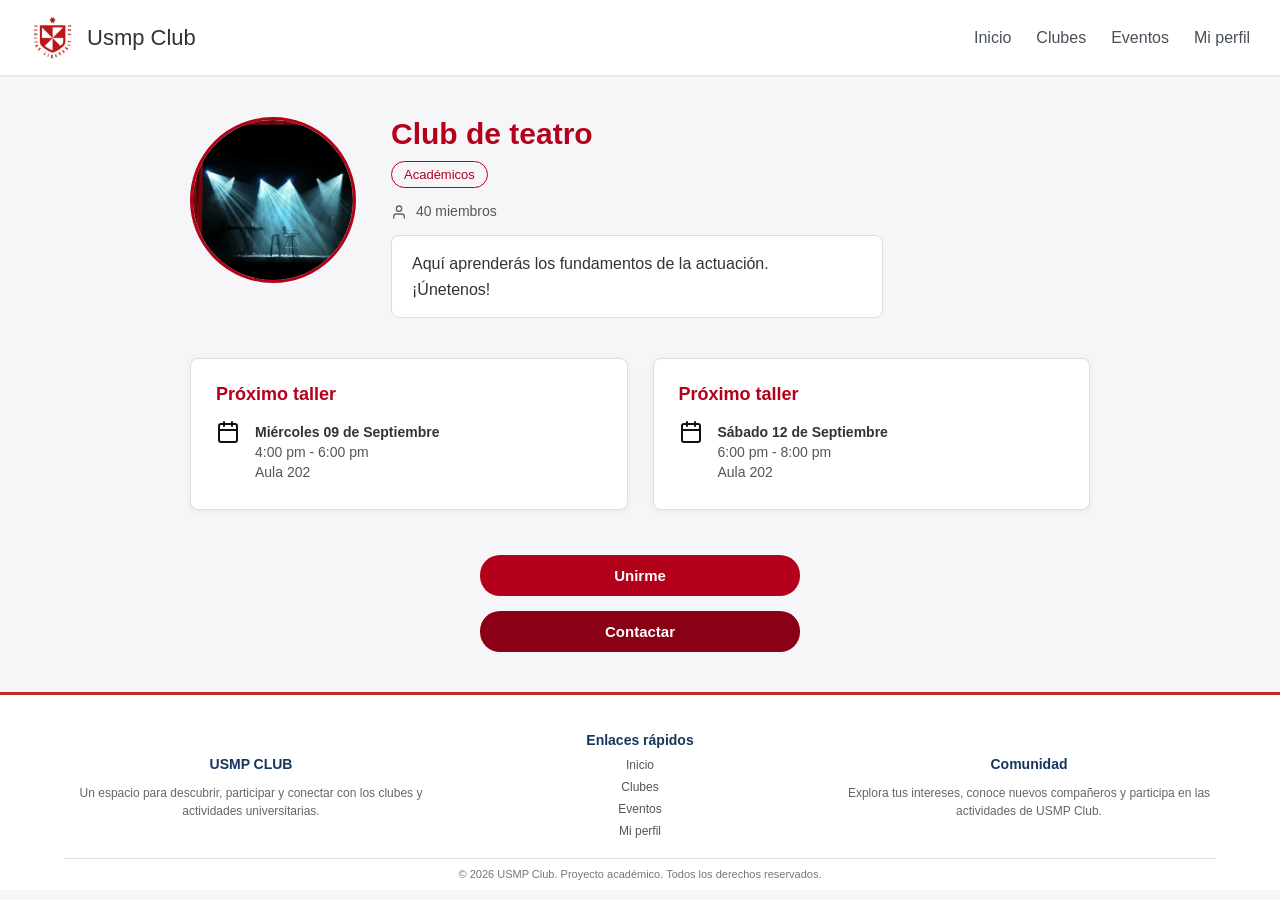
<file: teatro.html>
<!DOCTYPE html>
<html lang="es">
<head>
    <meta charset="UTF-8">
    <meta name="viewport" content="width=device-width, initial-scale=1.0">
    <title>USMP CLUB - Club de Teatro</title>
    <link rel="stylesheet" href="style.css">
</head>
<body>

    <header style="display: flex; justify-content: space-between; align-items: center; padding: 15px 30px; border-bottom: 2px solid #eaeaea; background-color: white;">
        
        <div style="display: flex; align-items: center; gap: 12px;">
            <img src="Imagenes/LOGOUSMOP.webp" alt="Logo USMP" style="width: 45px; height: 45px; object-fit: contain;">
            <span style="font-size: 22px; font-weight: 500; color: #333;">Usmp Club</span>
        </div>

        <nav>
            <ul style="display: flex; list-style: none; margin: 0; padding: 0; gap: 25px;">
                <li><a href="index.html" style="color: #495057; text-decoration: none;">Inicio</a></li>
                <li><a href="clubes.html" style="color: #495057; text-decoration: none;">Clubes</a></li>
                <li><a href="eventos.html" style="color: #495057; text-decoration: none;">Eventos</a></li>
                <li><a href="miperfil1.html" style="color: #495057; text-decoration: none;">Mi perfil</a></li>
            </ul>
        </nav>

    </header>

    <main class="seccion-detalle-club">
        
        <div class="bloque-header-info">
            <div class="bloque-imagen-principal">
                <img src="Imagenes\teatro.jpg" alt="Club de teatro">
            </div>
            
            <div class="bloque-datos-principales">
                <h1 class="titulo-club-detalle">Club de teatro</h1>
                <span class="badge-categoria">Académicos</span>
                
                <div class="club-miembros">
                    <svg xmlns="http://w3.org" width="16" height="16" viewBox="0 0 24 24" fill="none" stroke="#666" stroke-width="2" stroke-linecap="round" stroke-linejoin="round" style="vertical-align: middle; margin-right: 5px;">
                        <path d="M20 21v-2a4 4 0 0 0-4-4H8a4 4 0 0 0-4 4v2"></path>
                        <circle cx="12" cy="7" r="4"></circle>
                    </svg>
                    40 miembros
                </div>
                <div class="caja-descripcion-borde">
                <p class="club-descripcion">
                    Aquí aprenderás los fundamentos de la actuación. <br>
                    ¡Únetenos!
                </p>
                </div>
            </div>
        </div>

        <div class="bloque-eventos-contenedor">
            
            <div class="caja-evento-individual">
                <h3 class="subtitulo-evento">Próximo taller</h3>
                <div class="evento-info-flex">
                    <svg xmlns="http://w3.org" width="24" height="24" viewBox="0 0 24 24" fill="none" stroke="#111" stroke-width="2" stroke-linecap="round" stroke-linejoin="round" style="min-width: 24px;">
                        <rect x="3" y="4" width="18" height="18" rx="2" ry="2"></rect>
                        <line x1="16" y1="2" x2="16" y2="6"></line>
                        <line x1="8" y1="2" x2="8" y2="6"></line>
                        <line x1="3" y1="10" x2="21" y2="10"></line>
                    </svg>
                    <div>
                        <p class="evento-fecha">Miércoles 09 de Septiembre</p>
                        <p class="evento-hora">4:00 pm - 6:00 pm</p>
                        <p class="evento-lugar">Aula 202</p>
                    </div>
                </div>
            </div>

            <div class="caja-evento-individual">
                <h3 class="subtitulo-evento">Próximo taller</h3>
                <div class="evento-info-flex">
                    <svg xmlns="http://w3.org" width="24" height="24" viewBox="0 0 24 24" fill="none" stroke="#111" stroke-width="2" stroke-linecap="round" stroke-linejoin="round" style="min-width: 24px;">
                        <rect x="3" y="4" width="18" height="18" rx="2" ry="2"></rect>
                        <line x1="16" y1="2" x2="16" y2="6"></line>
                        <line x1="8" y1="2" x2="8" y2="6"></line>
                        <line x1="3" y1="10" x2="21" y2="10"></line>
                    </svg>
                    <div>
                        <p class="evento-fecha">Sábado 12 de Septiembre</p>
                        <p class="evento-hora">6:00 pm - 8:00 pm</p>
                        <p class="evento-lugar">Aula 202</p>
                    </div>
                </div>
            </div>

        </div>
        
        <div class="bloque-botones-acciones">
            <button class="btn-unirme">Unirme</button>
            <button class="btn-contactar">Contactar</button>
        </div>

    </main>
<script>
 document.addEventListener("DOMContentLoaded", function() {
    const claveClub = "teatro"; 
    const btnUnirme = document.querySelector('.btn-unirme');

    if (!btnUnirme) return;

    
    actualizarEstadoBoton(btnUnirme, localStorage.getItem('unido_' + claveClub) === 'true');

    btnUnirme.addEventListener('click', function() {
        const estaUnido = localStorage.getItem('unido_' + claveClub) === 'true';

        if (!estaUnido) {
            localStorage.setItem('unido_' + claveClub, 'true');
            actualizarEstadoBoton(btnUnirme, true);
            alert('¡Te has unido al club con éxito!');
        } else { 
            localStorage.removeItem('unido_' + claveClub);
            actualizarEstadoBoton(btnUnirme, false);
            alert('Has salido del club.');
        }
    });
});

function actualizarEstadoBoton(boton, unido) {
    if (unido) {
        boton.textContent = '✓ Ya estás unido (Salir)';
        boton.style.backgroundColor = '#28a745';
        boton.style.color = 'white';
        boton.style.borderColor = '#28a745';
    } else {
        boton.textContent = 'Unirme';
        boton.style.backgroundColor = '#b3001b';
        boton.style.color = 'white';
        boton.style.borderColor = '#b3001b';
    }
}
</script>
<footer class="pie-pagina">

    <div class="contenido-pie">

        <div class="seccion-pie">
            <h4>USMP CLUB</h4>
            <p>
                Un espacio para descubrir, participar
                y conectar con los clubes y actividades
                universitarias.
            </p>
        </div>

        <div class="seccion-pie">
            <h4>Enlaces rápidos</h4>
            <ul>
                <li><a href="index.html">Inicio</a></li>
                <li><a href="clubes.html">Clubes</a></li>
                <li><a href="eventos.html">Eventos</a></li>
                <li><a href="miperfil1.html">Mi perfil</a></li>
            </ul>
        </div>

        <div class="seccion-pie">
            <h4>Comunidad</h4>
            <p>
                Explora tus intereses, conoce nuevos
                compañeros y participa en las actividades
                de USMP Club.
            </p>
        </div>

    </div>

    <div class="derechos-pie">
        © 2026 USMP Club. Proyecto académico.
        Todos los derechos reservados.
    </div>

</footer>
</body>
</html>
</file>
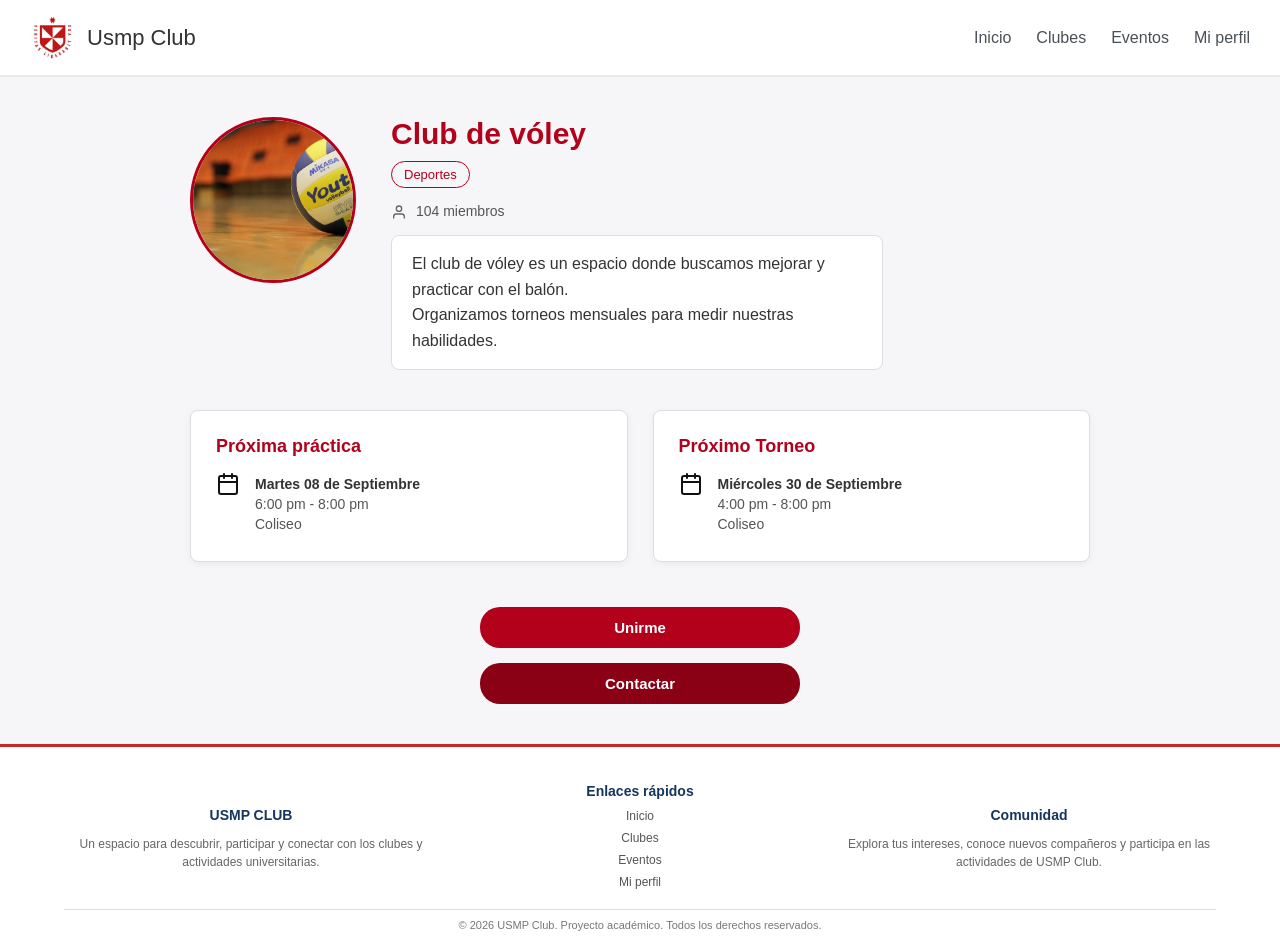
<file: voley.html>
<!DOCTYPE html>
<html lang="es">
<head>
    <meta charset="UTF-8">
    <meta name="viewport" content="width=device-width, initial-scale=1.0">
    <title>USMP CLUB - Club de Vóley</title>
    <link rel="stylesheet" href="style.css">
</head>
<body>

    <header style="display: flex; justify-content: space-between; align-items: center; padding: 15px 30px; border-bottom: 2px solid #eaeaea; background-color: white;">
        
        <div style="display: flex; align-items: center; gap: 12px;">
            <img src="Imagenes/LOGOUSMOP.webp" alt="Logo USMP" style="width: 45px; height: 45px; object-fit: contain;">
            <span style="font-size: 22px; font-weight: 500; color: #333;">Usmp Club</span>
        </div>

        <nav>
            <ul style="display: flex; list-style: none; margin: 0; padding: 0; gap: 25px;">
                <li><a href="index.html" style="color: #495057; text-decoration: none;">Inicio</a></li>
                <li><a href="clubes.html" style="color: #495057; text-decoration: none;">Clubes</a></li>
                <li><a href="eventos.html" style="color: #495057; text-decoration: none;">Eventos</a></li>
                <li><a href="miperfil1.html" style="color: #495057; text-decoration: none;">Mi perfil</a></li>
            </ul>
        </nav>

    </header>

    <main class="seccion-detalle-club">
        
        <div class="bloque-header-info">
            <div class="bloque-imagen-principal">
                <img src="Imagenes\voley.jpg" alt="Club de vóley">
            </div>
            
            <div class="bloque-datos-principales">
                <h1 class="titulo-club-detalle">Club de vóley</h1>
                <span class="badge-categoria">Deportes</span>
                
                <div class="club-miembros">
                    <svg xmlns="http://w3.org" width="16" height="16" viewBox="0 0 24 24" fill="none" stroke="#666" stroke-width="2" stroke-linecap="round" stroke-linejoin="round" style="vertical-align: middle; margin-right: 5px;">
                        <path d="M20 21v-2a4 4 0 0 0-4-4H8a4 4 0 0 0-4 4v2"></path>
                        <circle cx="12" cy="7" r="4"></circle>
                    </svg>
                    104 miembros
                </div>
                <div class="caja-descripcion-borde">
                <p class="club-descripcion">
                    El club de vóley es un espacio donde buscamos mejorar y practicar con el balón.<br>
                    Organizamos torneos mensuales para medir nuestras habilidades.
                </p>
                </div>
            </div>
        </div>

        <div class="bloque-eventos-contenedor">
            
            <div class="caja-evento-individual">
                <h3 class="subtitulo-evento">Próxima práctica</h3>
                <div class="evento-info-flex">
                    <svg xmlns="http://w3.org" width="24" height="24" viewBox="0 0 24 24" fill="none" stroke="#111" stroke-width="2" stroke-linecap="round" stroke-linejoin="round" style="min-width: 24px;">
                        <rect x="3" y="4" width="18" height="18" rx="2" ry="2"></rect>
                        <line x1="16" y1="2" x2="16" y2="6"></line>
                        <line x1="8" y1="2" x2="8" y2="6"></line>
                        <line x1="3" y1="10" x2="21" y2="10"></line>
                    </svg>
                    <div>
                        <p class="evento-fecha">Martes 08 de Septiembre</p>
                        <p class="evento-hora">6:00 pm - 8:00 pm</p>
                        <p class="evento-lugar">Coliseo</p>
                    </div>
                </div>
            </div>

            <div class="caja-evento-individual">
                <h3 class="subtitulo-evento">Próximo Torneo</h3>
                <div class="evento-info-flex">
                    <svg xmlns="http://w3.org" width="24" height="24" viewBox="0 0 24 24" fill="none" stroke="#111" stroke-width="2" stroke-linecap="round" stroke-linejoin="round" style="min-width: 24px;">
                        <rect x="3" y="4" width="18" height="18" rx="2" ry="2"></rect>
                        <line x1="16" y1="2" x2="16" y2="6"></line>
                        <line x1="8" y1="2" x2="8" y2="6"></line>
                        <line x1="3" y1="10" x2="21" y2="10"></line>
                    </svg>
                    <div>
                        <p class="evento-fecha">Miércoles 30 de Septiembre</p>
                        <p class="evento-hora">4:00 pm - 8:00 pm</p>
                        <p class="evento-lugar">Coliseo</p>
                    </div>
                </div>
            </div>

        </div>
        
        <div class="bloque-botones-acciones">
            <button class="btn-unirme">Unirme</button>
            <button class="btn-contactar">Contactar</button>
        </div>

    </main>
<script>
 document.addEventListener("DOMContentLoaded", function() {
    const claveClub = "voley"; 
    const btnUnirme = document.querySelector('.btn-unirme');

    if (!btnUnirme) return;

    
    actualizarEstadoBoton(btnUnirme, localStorage.getItem('unido_' + claveClub) === 'true');

    btnUnirme.addEventListener('click', function() {
        const estaUnido = localStorage.getItem('unido_' + claveClub) === 'true';

        if (!estaUnido) {
            localStorage.setItem('unido_' + claveClub, 'true');
            actualizarEstadoBoton(btnUnirme, true);
            alert('¡Te has unido al club con éxito!');
        } else { 
            localStorage.removeItem('unido_' + claveClub);
            actualizarEstadoBoton(btnUnirme, false);
            alert('Has salido del club.');
        }
    });
});

function actualizarEstadoBoton(boton, unido) {
    if (unido) {
        boton.textContent = '✓ Ya estás unido (Salir)';
        boton.style.backgroundColor = '#28a745';
        boton.style.color = 'white';
        boton.style.borderColor = '#28a745';
    } else {
        boton.textContent = 'Unirme';
        boton.style.backgroundColor = '#b3001b';
        boton.style.color = 'white';
        boton.style.borderColor = '#b3001b';
    }
}
</script>
<footer class="pie-pagina">

    <div class="contenido-pie">

        <div class="seccion-pie">
            <h4>USMP CLUB</h4>
            <p>
                Un espacio para descubrir, participar
                y conectar con los clubes y actividades
                universitarias.
            </p>
        </div>

        <div class="seccion-pie">
            <h4>Enlaces rápidos</h4>
            <ul>
                <li><a href="index.html">Inicio</a></li>
                <li><a href="clubes.html">Clubes</a></li>
                <li><a href="eventos.html">Eventos</a></li>
                <li><a href="miperfil1.html">Mi perfil</a></li>
            </ul>
        </div>

        <div class="seccion-pie">
            <h4>Comunidad</h4>
            <p>
                Explora tus intereses, conoce nuevos
                compañeros y participa en las actividades
                de USMP Club.
            </p>
        </div>

    </div>

    <div class="derechos-pie">
        © 2026 USMP Club. Proyecto académico.
        Todos los derechos reservados.
    </div>

</footer>   
</body>
</html>
</file>
<file: style.css>
body {
    font-family: Arial, Helvetica, sans-serif;
    background-color: rgb(246, 246, 248);
    margin: 0;
    color: #333;
}

body > nav.d-flex {
    background-color: #ffffff;
    border-bottom: 2px solid #eaeaea;
}

body > nav.d-flex img {
    object-fit: contain;
}

body > nav.d-flex h4 {
    color: #333;
}

body > nav.d-flex .nav-link {
    color: #495057;
    font-weight: 500;
    text-decoration: none;
}

body > nav.d-flex .nav-link:hover {
    color: #b3001b;
}

body > nav.d-flex .nav-link.active {
    color: #b3001b;
}

header {
    background-color: #ffffff;
    border-bottom: 2px solid #eaeaea;
}

header nav {
    display: block;
}

header nav ul {
    display: flex;
    align-items: center;
    list-style: none;
    margin: 0;
    padding: 0;
    gap: 25px;
}

header nav a {
    color: #495057 !important;
    text-decoration: none;
    font-weight: 500;
}

header nav a:hover {
    color: #b3001b !important;
}

body > h1 {
    text-align: center;
    color: #b3001b;
    margin-top: 40px;
    margin-bottom: 10px;
    font-weight: bold;
}

body > h1 + p {
    text-align: center;
    color: #555;
    font-size: 18px;
    margin-bottom: 30px;
}

.navbar.bg-body-tertiary {
    max-width: 700px;
    margin: 25px auto;
    padding: 10px;
    background-color: transparent !important;
}

.navbar.bg-body-tertiary .container-fluid {
    justify-content: center;
}

.navbar.bg-body-tertiary form {
    width: 100%;
    max-width: 600px;
}

.navbar.bg-body-tertiary input {
    border-radius: 20px;
    padding: 10px 18px;
}

.navbar.bg-body-tertiary input:focus {
    border-color: #b3001b;
    box-shadow: 0 0 0 0.2rem rgba(179, 0, 27, 0.15);
}

.navbar.bg-body-tertiary button {
    border-color: #b3001b;
    color: #b3001b;
    border-radius: 20px;
    padding: 8px 22px;
}

.navbar.bg-body-tertiary button:hover {
    background-color: #b3001b;
    border-color: #b3001b;
    color: #ffffff;
}

body > h4 {
    text-align: center;
    color: #b3001b;
    margin-top: 35px;
    margin-bottom: 25px;
}

body > .card {
    display: inline-block;
    vertical-align: top;

    width: 18rem !important;

    margin: 10px;

    border: 1px solid #ddd;
    border-radius: 10px;

    overflow: hidden;

    background-color: #ffffff;

    box-shadow: 0 3px 10px rgba(0, 0, 0, 0.08);

    text-align: center;
}

body > .card .card-img-top {
    width: 100%;
    height: 190px;
    object-fit: cover;
}

body > .card .card-body {
    text-align: center;
}


body > .card .card-text {
    font-weight: bold;
    color: #b3001b;
    margin-bottom: 5px;
}

body {
    text-align: center;
}

body > nav {
    text-align: left;
}

.navbar {
    text-align: left;
}

.boton-clubes {
    text-align: center;
}

.boton-clubes {
    display: flex;
    justify-content: center;
    margin: 30px 0 40px;
}

.boton-clubes .btn {
    background-color: #b3001b;
    border-color: #b3001b;
    color: #ffffff;

    padding: 10px 25px;

    border-radius: 20px;

    font-weight: bold;
}

.boton-clubes .btn:hover {
    background-color: #8a0014;
    border-color: #8a0014;
}

.Buscador {
    display: flex;
    justify-content: center;
    margin: 30px 0;
}

.Buscador input {
    width: 300px;

    padding: 10px 15px;

    border-radius: 20px;

    border: 2px solid #b3001b;

    outline: none;

    background-color: #ffffff;
}

.Buscador input:focus {
    box-shadow: 0 0 0 3px rgba(179, 0, 27, 0.12);
}

.Contenedor-principal {
    display: flex;

    gap: 30px;

    max-width: 1100px;

    margin: 0 auto 40px;

    padding: 20px;

    text-align: left;
}

.Contenedor-principal aside {
    width: 200px;

    min-width: 200px;

    border-right: 2px solid #ddd;

    padding-right: 20px;
}

.Contenedor-principal aside h2 {
    color: #b3001b;

    font-size: 22px;

    margin-top: 0;
}

.Contenedor-principal aside ul {
    list-style: none;

    padding: 0;
}

.Contenedor-principal aside li {
    margin-bottom: 12px;
}

.Contenedor-principal aside h3 {
    margin: 0;

    font-size: 16px;
}

.Contenedor-principal aside a {
    color: #555;

    text-decoration: none;
}

.Contenedor-principal aside a:hover {
    color: #b3001b;
}

.Contenedor-principal section {
    flex: 1;
}

.Contenedor-principal section > h2 {
    color: #b3001b;

    text-align: center;

    margin-top: 0;

    margin-bottom: 25px;
}

.Contenedor-principal .tarjeta {
    display: flex;

    align-items: center;

    gap: 25px;

    width: 100%;

    min-height: 150px;

    box-sizing: border-box;

    border: 1px solid #ddd;

    border-radius: 10px;

    padding: 15px;

    margin-bottom: 15px;

    background-color: #ffffff;

    box-shadow: 0 2px 8px rgba(0, 0, 0, 0.06);
}

.Contenedor-principal .tarjeta img {
    width: 180px;

    height: 120px;

    object-fit: cover;

    border-radius: 8px;

    flex-shrink: 0;
}

.Contenedor-principal .tarjeta h3 {
    flex: 1;

    color: #b3001b;

    text-align: left;

    margin: 0;

    font-size: 20px;
}

.Contenedor-principal .tarjeta button {
    background-color: #b3001b;

    color: #ffffff;

    border: none;

    padding: 9px 25px;

    font-weight: bold;

    cursor: pointer;

    border-radius: 20px;

    flex-shrink: 0;
}

.Contenedor-principal .tarjeta button:hover {
    background-color: #8a0014;
}

.seccion-detalle-club {
    max-width: 900px;

    margin: 40px auto;

    padding: 0 20px;

    text-align: left;
}

.bloque-header-info {
    display: flex !important;

    flex-direction: row !important;

    gap: 35px;

    margin-bottom: 40px;

    align-items: flex-start;
}

.bloque-imagen-principal img {
    width: 360px !important;

    height: 230px !important;

    object-fit: cover !important;

    border-radius: 8px !important;
}

.bloque-datos-principales {
    flex: 1;
}

.titulo-club-detalle {
    font-size: 30px !important;

    color: #b3001b !important;

    margin: 0 0 10px 0 !important;

    text-align: left !important;
}

.badge-categoria {
    display: inline-block;

    border: 1px solid #b3001b;

    padding: 5px 12px;

    font-size: 13px;

    border-radius: 20px;

    color: #b3001b;

    margin-bottom: 15px;
}

.club-miembros {
    font-size: 14px;

    color: #555;

    margin-bottom: 15px;
}

.club-descripcion {
    font-size: 16px;

    line-height: 1.6;

    color: #333;

    margin: 0;
}

.caja-descripcion-borde {
    border: 1px solid #ddd !important;

    padding: 15px 20px !important;

    border-radius: 8px !important;

    background-color: #ffffff !important;

    margin-top: 15px;

    max-width: 450px;
}

.bloque-eventos-contenedor {
    display: flex !important;

    flex-direction: row !important;

    gap: 25px;

    margin-bottom: 45px;
}

.caja-evento-individual {
    flex: 1;

    border: 1px solid #ddd !important;

    padding: 25px !important;

    border-radius: 8px !important;

    background-color: #ffffff !important;

    box-shadow: 0 2px 8px rgba(0, 0, 0, 0.05);
}

.subtitulo-evento {
    margin-top: 0 !important;

    margin-bottom: 15px !important;

    font-size: 18px !important;

    color: #b3001b !important;

    text-align: left !important;
}

.evento-info-flex {
    display: flex;

    gap: 15px;

    align-items: flex-start;
}

.evento-info-flex p {
    margin: 4px 0;

    font-size: 14px;

    color: #555;
}

.evento-fecha {
    font-weight: bold;

    color: #333 !important;
}

.bloque-botones-acciones {
    display: flex !important;

    flex-direction: column !important;

    align-items: center !important;

    gap: 15px;
}

.bloque-botones-acciones button {
    width: 320px !important;

    padding: 12px !important;

    font-size: 15px !important;

    font-weight: bold !important;

    border: none !important;

    border-radius: 20px !important;

    cursor: pointer !important;
}

.btn-unirme {
    background-color: #b3001b !important;

    color: white !important;
}

.btn-contactar {
    background-color: #8a0014 !important;

    color: white !important;
}

.btn-unirme:hover,
.btn-contactar:hover {
    opacity: 0.9;
}

main.container {
    max-width: 1000px;

    text-align: left;
}

main.container > h2 {
    color: #b3001b;

    font-weight: bold;
}

main.container > div.border {
    background-color: #ffffff;

    border: 1px solid #ddd !important;

    border-radius: 8px;

    box-shadow: 0 2px 8px rgba(0, 0, 0, 0.05);

    transition: transform 0.2s ease,
                box-shadow 0.2s ease;
}

main.container > div.border:hover {
    transform: translateY(-2px);

    box-shadow: 0 4px 12px rgba(0, 0, 0, 0.08);
}

main.container > div.border img {
    object-fit: cover;

    border-radius: 6px;
}

main.container > div.border h6 {
    color: #b3001b;

    font-size: 17px;

    font-weight: bold;
}

main.container > div.border p {
    color: #555;
}

main.container > div.border .btn-outline-dark {
    border-color: #b3001b;

    color: #b3001b;

    border-radius: 20px;

    padding: 8px 20px;
}

main.container > div.border .btn-outline-dark:hover {
    background-color: #b3001b;

    border-color: #b3001b;

    color: #ffffff;
}

@media (max-width: 768px) {


    body > nav.d-flex {
        flex-direction: column;

        gap: 15px;
    }

    body > nav.d-flex .nav {
        justify-content: center;
    }

    header {
        flex-direction: column;

        gap: 15px;
    }

    header nav ul {
        gap: 12px;

        flex-wrap: wrap;

        justify-content: center;
    }


    .Contenedor-principal {
        flex-direction: column;
    }

    .Contenedor-principal aside {
        width: 100%;

        border-right: none;

        border-bottom: 2px solid #ddd;

        padding-right: 0;

        padding-bottom: 15px;
    }

    .Contenedor-principal .tarjeta {
        flex-wrap: wrap;
    }

    .Contenedor-principal .tarjeta img {
        width: 130px;

        height: 90px;
    }

    .bloque-header-info {
        flex-direction: column !important;
    }

    .bloque-imagen-principal img {
        width: 100% !important;

        height: 220px !important;
    }

    .bloque-eventos-contenedor {
        flex-direction: column !important;
    }

    .bloque-botones-acciones button {
        width: 100% !important;
    }

    main.container > div.border {
        flex-wrap: wrap;
    }

    main.container > div.border img {
        width: 100% !important;

        height: 200px !important;

        margin-bottom: 15px;
    }

    main.container > div.border .btn {
        margin-top: 10px;
    }
}   

.seccion-proximos-eventos {
    max-width: 850px;
    width: 90%;
    margin: 45px auto;
    padding: 0 20px;
    text-align: center;
}

.seccion-proximos-eventos h2 {
    color: #b3001b;
    font-weight: bold;
    margin-bottom: 10px;
}

.seccion-proximos-eventos p {
    color: #666;
    margin-bottom: 20px;
}


#carouselExampleAutoplaying {
    width: 100%;
    max-width: 450px;
    margin: 0 auto;
    overflow: hidden;
    border-radius: 12px;
}


#carouselExampleAutoplaying .carousel-item img {
    width: 100%;
    height: auto;
    display: block;
    object-fit: contain;
}


@media (max-width: 768px) {
    #carouselExampleAutoplaying {
        max-width: 90%;
    }
}

.contenedor-eventos {
    display: flex;
    align-items: center;
    justify-content: center;
    gap: 25px;
    width: 100%;
    margin: 30px auto;
}


.panel-evento {
    flex: 1;
    max-width: 220px;
    min-height: 300px;
    padding: 25px 18px;
    background: #fff5f5;
    border: 2px solid #b3001b;
    border-radius: 15px;
    text-align: center;
    display: flex;
    flex-direction: column;
    justify-content: center;
    box-shadow: 0 4px 12px rgba(0,0,0,0.10);
}


.icono-panel {
    font-size: 42px;
    margin-bottom: 15px;
}


.panel-evento h3 {
    color: #b3001b;
    font-size: 19px;
    font-weight: bold;
    margin-bottom: 12px;
}


.panel-evento p {
    color: #555;
    font-size: 14px;
    line-height: 1.6;
}


.decoracion-panel {
    color: #b3001b;
    font-weight: bold;
    letter-spacing: 2px;
    margin-top: 12px;
}

#carouselExampleAutoplaying {
    flex: 2;
    max-width: 450px;
    min-width: 0;
    margin: 0 auto;
}


@media (max-width: 900px) {
    .contenedor-eventos {
        flex-wrap: wrap;
    }

    .panel-evento {
        max-width: 220px;
        min-height: 220px;
    }

    #carouselExampleAutoplaying {
        flex-basis: 100%;
        order: -1;
    }
}

.seccion-detalle-club #tabs .tarjeta img {
    width: 130px !important;
    height: 95px !important;
    object-fit: cover !important;
    border-radius: 8px !important;
    flex-shrink: 0 !important;
}

.seccion-detalle-club .bloque-imagen-principal img {
    width: 160px !important;
    height: 160px !important;
    object-fit: cover !important;
    border-radius: 50% !important;
    border: 3px solid #b3001b;
}

@media (max-width: 768px) {
    .seccion-detalle-club .bloque-imagen-principal img {
        width: 130px !important;
        height: 130px !important;
        margin: 0 auto;
    }
}

.titulo-configuracion {
    color: #b3001b;
    margin-top: 0;
    font-size: 20px;
}

.subtitulo-configuracion {
    color: #666;
    font-size: 14px;
    margin-bottom: 20px;
}

.form-configuracion {
    display: flex;
    flex-direction: column;
    gap: 15px;
    max-width: 450px;
    text-align: left;
}

.grupo-campo label {
    display: block;
    font-weight: bold;
    font-size: 14px;
    margin-bottom: 5px;
}

.input-configuracion {
    width: 100%;
    padding: 10px;
    border: 1px solid #ddd;
    border-radius: 8px;
    box-sizing: border-box;
}

.grupo-notificaciones {
    margin-top: 10px;
}

.grupo-notificaciones .titulo-notif {
    font-weight: bold;
    font-size: 14px;
    display: block;
    margin-bottom: 8px;
}

.grupo-notificaciones label {
    font-size: 14px;
    color: #555;
    display: block;
    margin-bottom: 6px;
    font-weight: normal;
}

.btn-guardar-config {
    background-color: #b3001b;
    color: white;
    border: none;
    padding: 10px 22px;
    border-radius: 20px;
    font-weight: bold;
    cursor: pointer;
    margin-top: 10px;
    width: fit-content;
}

.btn-guardar-config:hover {
    background-color: #8a0014;
}
.pagina-login {
    background-color: #f4f5f9;
    min-height: 100vh;
    margin: 0;
}

.contenedor-login {
    min-height: 100vh;
    display: flex;
    justify-content: center;
    align-items: center;
    padding: 20px;
}

.tarjeta-login {
    width: 100%;
    max-width: 420px;
    background-color: white;
    padding: 35px;
    border-radius: 15px;
    box-shadow: 0 4px 20px rgba(0, 0, 0, 0.10);
}

.encabezado-login {
    text-align: center;
    margin-bottom: 25px;
}

.encabezado-login img {
    width: 75px;
    height: 75px;
    object-fit: contain;
}

.encabezado-login h2 {
    margin-top: 10px;
    font-size: 26px;
    font-weight: bold;
    color: #333;
}

.encabezado-login p {
    color: #777;
    margin-bottom: 0;
}

.tarjeta-login h3 {
    text-align: center;
    margin-bottom: 25px;
    color: #333;
    font-size: 22px;
}

.campo-login {
    margin-bottom: 20px;
}

.campo-login label {
    display: block;
    margin-bottom: 8px;
    font-weight: 600;
    color: #444;
}

.campo-login input {
    width: 100%;
    padding: 11px;
    border: 1px solid #ccc;
    border-radius: 7px;
    outline: none;
    box-sizing: border-box;
}

.campo-login input:focus {
    border-color: #5b3cc4;
    box-shadow: 0 0 0 3px rgba(91, 60, 196, 0.12);
}

.boton-login {
    width: 100%;
    padding: 12px;
    background-color: #5b3cc4;
    color: white;
    border: none;
    border-radius: 7px;
    font-weight: bold;
    cursor: pointer;
    transition: 0.3s;
}

.boton-login:hover {
    background-color: #452ba0;
}

.texto-registro {
    text-align: center;
    margin-top: 25px;
    color: #666;
}

.texto-registro a {
    color: #5b3cc4;
    font-weight: bold;
    text-decoration: none;
}

.texto-registro a:hover {
    text-decoration: underline;
}

.enlace-inicio {
    display: block;
    text-align: center;
    margin-top: 15px;
    color: #666;
    text-decoration: none;
}

.enlace-inicio:hover {
    color: #5b3cc4;
}

@media (max-width: 480px) {
    .tarjeta-login {
        padding: 25px 20px;
    }
}


.pie-pagina {
    background-color: #ffffff;
    border-top: 3px solid #c62828;
    padding: 18px 5% 10px;
    margin-top: 30px;
    color: #17365d;
}

.contenido-pie {
    display: flex;
    justify-content: space-between;
    align-items: center;
    flex-wrap: wrap;
    gap: 15px;
    max-width: 1200px;
    margin: auto;
}

.seccion-pie {
    flex: 1;
    min-width: 150px;
}

.seccion-pie h4 {
    font-size: 14px;
    font-weight: bold;
    margin-bottom: 7px;
    color: #17365d;
}

.seccion-pie p {
    font-size: 12px;
    color: #666666;
    line-height: 1.5;
    margin-bottom: 0;
}

.seccion-pie ul {
    list-style: none;
    padding: 0;
    margin: 0;
}

.seccion-pie ul li {
    margin-bottom: 4px;
}

.seccion-pie ul li a {
    color: #555555;
    text-decoration: none;
    font-size: 12px;
    transition: 0.3s;
}

.seccion-pie ul li a:hover {
    color: #17365d;
    text-decoration: underline;
}

.derechos-pie {
    border-top: 1px solid #dddddd;
    text-align: center;
    padding-top: 9px;
    margin-top: 15px;
    font-size: 11px;
    color: #777777;
}

@media (max-width: 600px) {
    .contenido-pie {
        flex-direction: column;
        align-items: flex-start;
        gap: 15px;
    }
}
</file>
